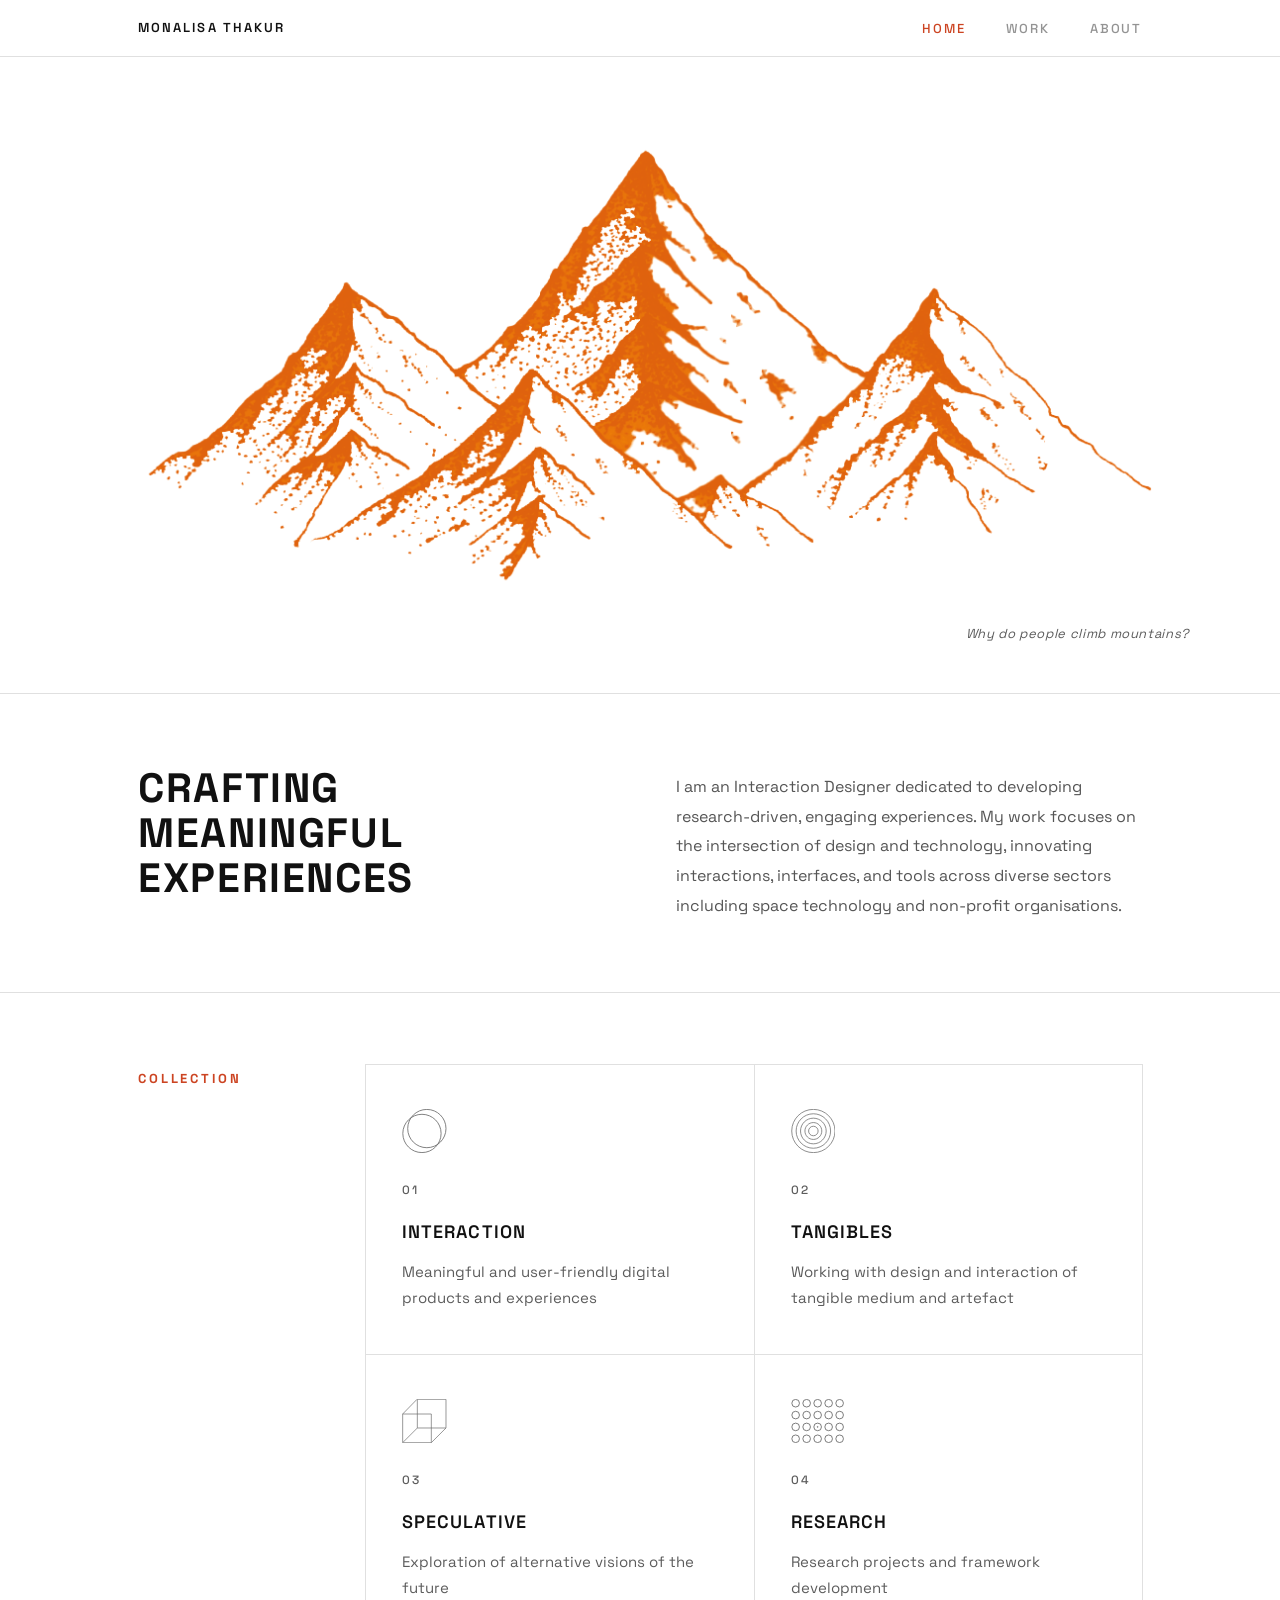
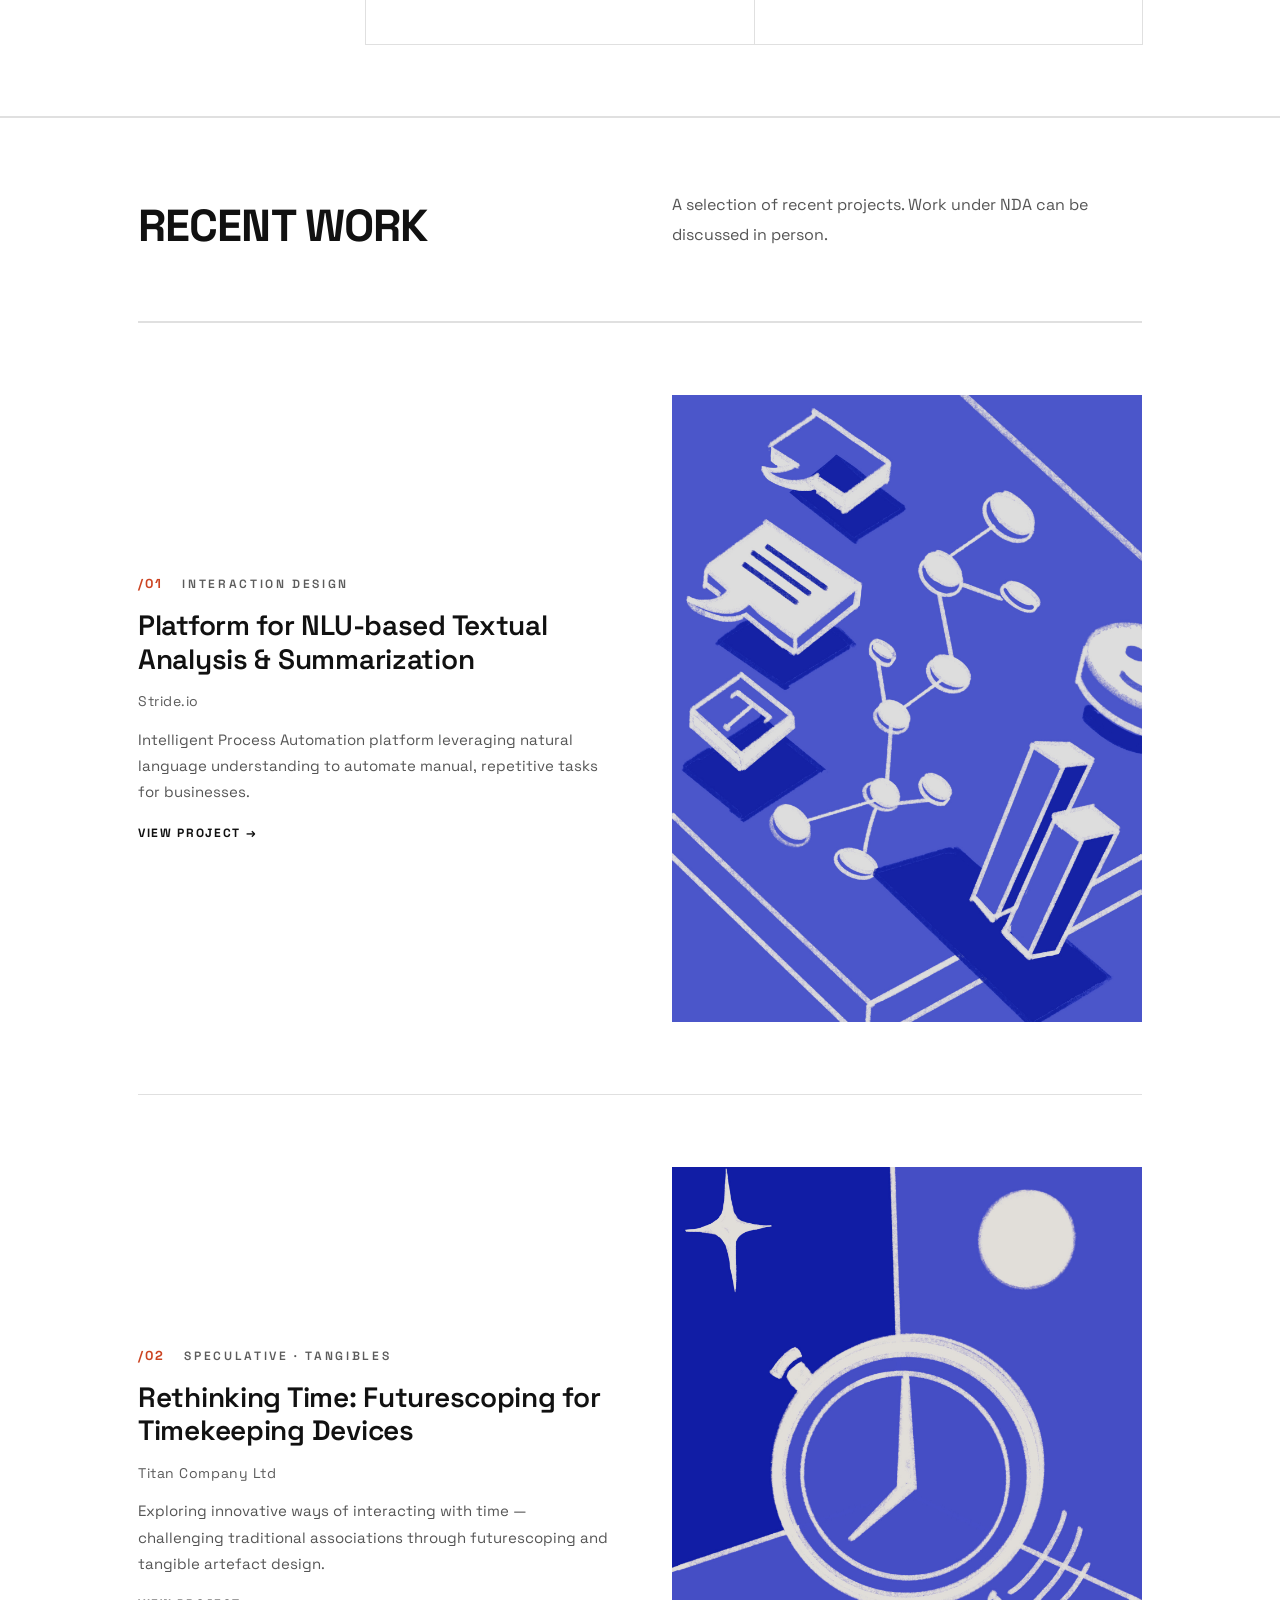
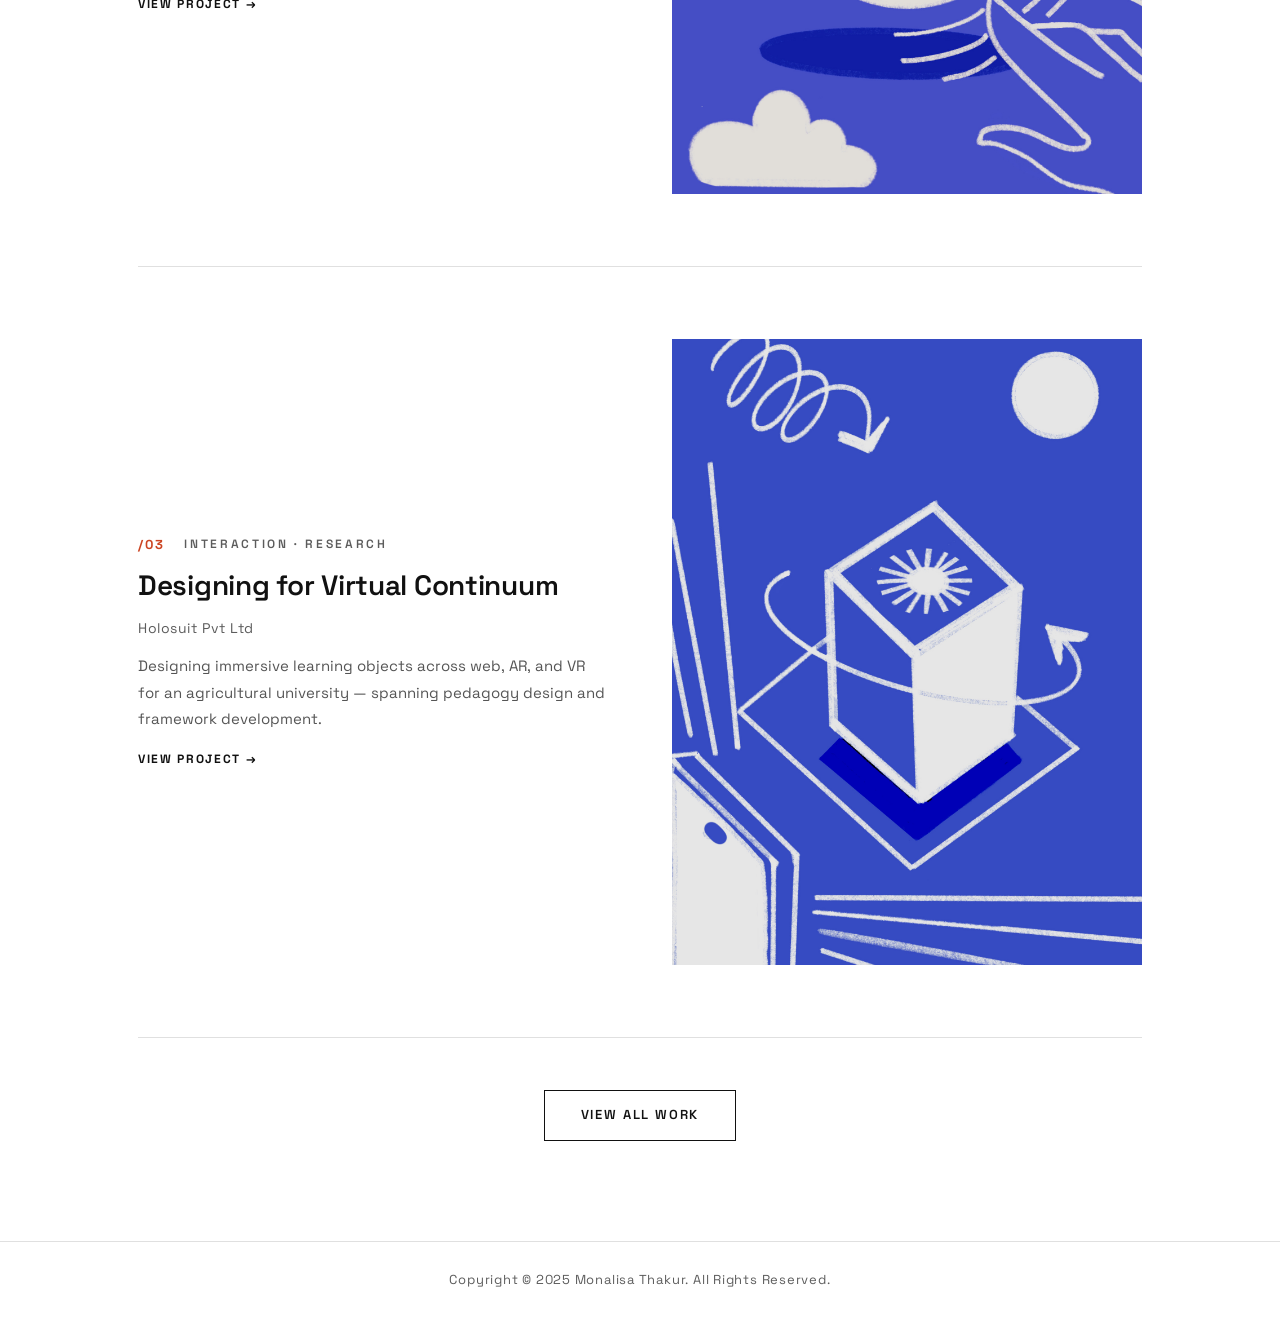
<file: index.html>
<!DOCTYPE html>
<html lang="en">
<head>
  <meta charset="UTF-8">
  <meta name="viewport" content="width=device-width, initial-scale=1.0">
  <title>Monalisa Thakur | Interaction Designer · UX Designer · Design Researcher</title>

  <!-- Primary SEO — keyword-rich for recruiter tools and ATS -->
  <meta name="description" content="Monalisa Thakur — Interaction Designer and UX Researcher with experience in product design, speculative design, AR/VR, and design research. Skilled in Figma, prototyping, user research, and design systems. Portfolio includes work for Titan Company, Holosuit, and Stride.io.">
  <meta name="keywords" content="Monalisa Thakur, Interaction Designer, UX Designer, Product Designer, UI UX Designer, UX Researcher, Design Researcher, Speculative Design, Tangible Interaction, Human-Centred Design, Design Thinking, User Research, Usability Testing, Prototyping, Wireframing, Figma, Design Systems, Information Architecture, AR Design, VR Design, XR Design, Immersive Design, HCI, Human-Computer Interaction, Design Portfolio India, Interaction Design Portfolio, NLU Product Design, EdTech Design, AgriTech Design, Space Technology Design">
  <meta name="author" content="Monalisa Thakur">
  <meta name="robots" content="index, follow">
  <meta name="googlebot" content="index, follow">
  <link rel="canonical" href="https://www.monalisathakur.com/">

  <!-- Open Graph — LinkedIn / recruiter sharing preview -->
  <meta property="og:type" content="profile">
  <meta property="og:url" content="https://www.monalisathakur.com/">
  <meta property="og:title" content="Monalisa Thakur | Interaction Designer · UX Designer">
  <meta property="og:description" content="Research-driven Interaction Designer specialising in UX, speculative design, and tangible interaction. Experience across Titan Company, Holosuit, and Stride.io.">
  <meta property="og:image" content="assets/images/portrait-monalisa.jpg">
  <meta property="og:image:width" content="800">
  <meta property="og:image:height" content="800">
  <meta property="og:site_name" content="Monalisa Thakur — Portfolio">
  <meta property="og:locale" content="en_US">
  <meta property="profile:first_name" content="Monalisa">
  <meta property="profile:last_name" content="Thakur">

  <!-- Twitter / X -->
  <meta name="twitter:card" content="summary_large_image">
  <meta name="twitter:title" content="Monalisa Thakur | Interaction Designer · UX Designer">
  <meta name="twitter:description" content="Research-driven Interaction Designer. Figma, prototyping, user research, AR/VR, and design systems.">
  <meta name="twitter:image" content="assets/images/portrait-monalisa.jpg">

  <!-- Schema.org — structured data read by Google, LinkedIn, and recruiter tools -->
  <script type="application/ld+json">
  {
    "@context": "https://schema.org",
    "@type": "Person",
    "name": "Monalisa Thakur",
    "jobTitle": "Interaction Designer",
    "alternateName": ["UX Designer", "Product Designer", "Design Researcher"],
    "description": "Interaction Designer and UX Researcher dedicated to developing research-driven, engaging experiences. Works across product design, speculative design, AR/VR, and design education.",
    "url": "https://www.monalisathakur.com",
    "email": "mona.work282@gmail.com",
    "image": "https://www.monalisathakur.com/assets/images/portrait-monalisa.jpg",
    "sameAs": [
      "https://www.linkedin.com/in/monalisa-thakur-71620056"
    ],
    "hasOccupation": {
      "@type": "Occupation",
      "name": "Interaction Designer",
      "occupationLocation": { "@type": "Country", "name": "India" },
      "skills": "Interaction Design, UX Design, Product Design, UI Design, User Research, Usability Testing, Wireframing, Prototyping, Figma, Design Systems, Information Architecture, Design Thinking, Human-Centred Design, Speculative Design, Tangible Interaction, AR Design, VR Design, XR Design, Workshop Facilitation, Design Research, Pedagogy Design"
    },
    "knowsAbout": [
      "Interaction Design", "UX Design", "Product Design",
      "User Experience Research", "Usability Testing",
      "Prototyping", "Wireframing", "Figma",
      "Design Systems", "Information Architecture",
      "Speculative Design", "Critical Design",
      "Tangible Interaction", "Physical Computing",
      "AR/VR/XR Design", "Immersive Experience Design",
      "Human-Computer Interaction", "Design Thinking",
      "Workshop Facilitation", "Design Education",
      "Space Technology Design", "EdTech Design",
      "AgriTech Design", "Non-profit Design"
    ],
    "hasCredential": {
      "@type": "EducationalOccupationalCredential",
      "credentialCategory": "degree",
      "about": { "@type": "DefinedTerm", "name": "Interaction Design" }
    }
  }
  </script>

  <!-- Portfolio ItemList — helps Google surface individual projects -->
  <script type="application/ld+json">
  {
    "@context": "https://schema.org",
    "@type": "ItemList",
    "name": "Monalisa Thakur — Design Portfolio",
    "description": "Selected interaction design and UX projects by Monalisa Thakur",
    "itemListElement": [
      {
        "@type": "ListItem", "position": 1,
        "url": "https://www.monalisathakur.com/project-nlu.html",
        "name": "NLU-based Textual Analysis Platform — UX Design for Stride.io"
      },
      {
        "@type": "ListItem", "position": 2,
        "url": "https://www.monalisathakur.com/project-rethinking-time.html",
        "name": "Rethinking Time — Speculative Design for Titan Company Ltd"
      },
      {
        "@type": "ListItem", "position": 3,
        "url": "https://www.monalisathakur.com/project-virtual-continuum.html",
        "name": "Designing for Virtual Continuum — AR/VR Interaction Design for Holosuit"
      },
      {
        "@type": "ListItem", "position": 4,
        "url": "https://www.monalisathakur.com/project-kairos.html",
        "name": "Kairos — Tangible Interaction Design"
      },
      {
        "@type": "ListItem", "position": 5,
        "url": "https://www.monalisathakur.com/project-avantika.html",
        "name": "Exploring Boundaries — Design Workshop at Avantika University"
      },
      {
        "@type": "ListItem", "position": 6,
        "url": "https://www.monalisathakur.com/project-nid-workshop.html",
        "name": "From Known to Unknown — Workshop at National Institute of Design"
      }
    ]
  }
  </script>
  <link rel="preconnect" href="https://fonts.googleapis.com">
  <link rel="preconnect" href="https://fonts.gstatic.com" crossorigin>
  <link href="https://fonts.googleapis.com/css2?family=Space+Grotesk:wght@300;400;500;600;700&display=swap" rel="stylesheet">
  <link rel="stylesheet" href="style.css">
</head>
<body>

  <header class="nav" id="nav">
    <div class="nav-inner">
      <a href="index.html" class="nav-logo">Monalisa Thakur</a>
      <button class="nav-toggle" id="navToggle" aria-label="Toggle navigation">
        <span></span><span></span><span></span>
      </button>
      <ul class="nav-links" id="navLinks">
        <li><a href="index.html" class="active">Home</a></li>
        <li><a href="work.html">Work</a></li>
        <li><a href="about.html">About</a></li>
      </ul>
    </div>
  </header>

  <main>

    <!-- ── Hero: illustration on white, no fill, no overlay ── -->
    <section class="hero">
      <div class="hero-image-wrap">
        <img
          class="hero-image"
          src="assets/images/hero-mountain.png"
          alt="Mountain illustration"
          fetchpriority="high"
        >
      </div>
      <div class="hero-tagline-row">
        <p class="hero-tagline">Why do people climb mountains?</p>
      </div>
    </section>

    <!-- ── Intro: heading left | paragraph right ── -->
    <section class="intro fade-in">
      <div class="intro-inner">
        <h1 class="intro-heading">Crafting<br>Meaningful<br>Experiences</h1>
        <p class="intro-text">
          I am an Interaction Designer dedicated to developing research-driven,
          engaging experiences. My work focuses on the intersection of design and
          technology, innovating interactions, interfaces, and tools across diverse
          sectors including space technology and non-profit organisations.
        </p>
      </div>
    </section>

    <!-- ── Collection: label left | 2×2 grid right ── -->
    <section class="collection-section fade-in">
      <div class="collection-inner">
        <p class="collection-label">Collection</p>
        <div class="collection-grid">
          <a href="work.html" class="collection-card">
            <div class="collection-card-icon">
              <svg preserveAspectRatio="xMidYMid meet" data-bbox="1 0.5 53 53" xmlns="http://www.w3.org/2000/svg" viewBox="0 0 55 54" height="54" width="55" role="presentation" aria-hidden="true"><g><path stroke="#000000" d="M48 30c0 12.979-10.521 23.5-23.5 23.5S1 42.979 1 30 11.521 6.5 24.5 6.5 48 17.021 48 30z" fill="none"></path><path stroke="#000000" d="M54 24c0 12.979-10.521 23.5-23.5 23.5S7 36.979 7 24 17.521.5 30.5.5 54 11.021 54 24z" fill="none"></path></g></svg>
            </div>
            <p class="collection-card-number">01</p>
            <h3 class="collection-card-title">Interaction</h3>
            <p class="collection-card-desc">Meaningful and user-friendly digital products and experiences</p>
          </a>
          <a href="work.html" class="collection-card">
            <div class="collection-card-icon">
              <svg preserveAspectRatio="xMidYMid meet" data-bbox="1 0.5 59 59" xmlns="http://www.w3.org/2000/svg" viewBox="0 0 61 60" height="60" width="61" role="presentation" aria-hidden="true"><g><path stroke="#000000" d="M54 30c0 12.979-10.521 23.5-23.5 23.5S7 42.979 7 30 17.521 6.5 30.5 6.5 54 17.021 54 30z" fill="none"></path><path stroke="#000000" d="M48 30c0 9.665-7.835 17.5-17.5 17.5S13 39.665 13 30s7.835-17.5 17.5-17.5S48 20.335 48 30z" fill="none"></path><path stroke="#000000" d="M42 30c0 6.351-5.149 11.5-11.5 11.5S19 36.351 19 30s5.149-11.5 11.5-11.5S42 23.649 42 30z" fill="none"></path><path stroke="#000000" d="M37 30a6.5 6.5 0 1 1-13 0 6.5 6.5 0 0 1 13 0z" fill="none"></path><path stroke="#000000" d="M60 30c0 16.292-13.208 29.5-29.5 29.5S1 46.292 1 30 14.208.5 30.5.5 60 13.708 60 30z" fill="none"></path></g></svg>
            </div>
            <p class="collection-card-number">02</p>
            <h3 class="collection-card-title">Tangibles</h3>
            <p class="collection-card-desc">Working with design and interaction of tangible medium and artefact</p>
          </a>
          <a href="work.html" class="collection-card">
            <div class="collection-card-icon">
              <svg preserveAspectRatio="xMidYMid meet" data-bbox="1 0.5 65 65" xmlns="http://www.w3.org/2000/svg" viewBox="0 0 67 66" height="66" width="67" role="presentation" aria-hidden="true"><g><path stroke="#000000" d="M44 22.5v43H1v-43h43z" fill="none"></path><path stroke="#000000" d="M66 .5v43H23V.5h43z" fill="none"></path><path stroke="#000000" d="M1 22.5 22.5.5" fill="none"></path><path stroke="#000000" d="m66 43.5-22 22" fill="none"></path><path stroke="#000000" d="M23 43.5 1.5 65" fill="none"></path></g></svg>
            </div>
            <p class="collection-card-number">03</p>
            <h3 class="collection-card-title">Speculative</h3>
            <p class="collection-card-desc">Exploration of alternative visions of the future</p>
          </a>
          <a href="work.html" class="collection-card">
            <div class="collection-card-icon">
              <svg preserveAspectRatio="xMidYMid meet" data-bbox="1 0.5 61 51" xmlns="http://www.w3.org/2000/svg" viewBox="0 0 63 52" height="52" width="63" role="presentation" aria-hidden="true"><g><path stroke="#000000" d="M10 5a4.5 4.5 0 1 1-9 0 4.5 4.5 0 0 1 9 0z" fill="none"></path><path stroke="#000000" d="M10 19a4.5 4.5 0 1 1-9 0 4.5 4.5 0 0 1 9 0z" fill="none"></path><path stroke="#000000" d="M10 33a4.5 4.5 0 1 1-9 0 4.5 4.5 0 0 1 9 0z" fill="none"></path><path stroke="#000000" d="M10 47a4.5 4.5 0 1 1-9 0 4.5 4.5 0 0 1 9 0z" fill="none"></path><path stroke="#000000" d="M23 5a4.5 4.5 0 1 1-9 0 4.5 4.5 0 0 1 9 0z" fill="none"></path><path stroke="#000000" d="M23 19a4.5 4.5 0 1 1-9 0 4.5 4.5 0 0 1 9 0z" fill="none"></path><path stroke="#000000" d="M23 33a4.5 4.5 0 1 1-9 0 4.5 4.5 0 0 1 9 0z" fill="none"></path><path stroke="#000000" d="M23 47a4.5 4.5 0 1 1-9 0 4.5 4.5 0 0 1 9 0z" fill="none"></path><path stroke="#000000" d="M36 5a4.5 4.5 0 1 1-9 0 4.5 4.5 0 0 1 9 0z" fill="none"></path><path stroke="#000000" d="M36 19a4.5 4.5 0 1 1-9 0 4.5 4.5 0 0 1 9 0z" fill="none"></path><path stroke="#000000" d="M36 33a4.5 4.5 0 1 1-9 0 4.5 4.5 0 0 1 9 0z" fill="none"></path><path stroke="#000000" d="M32 33a.5.5 0 1 1-1 0 .5.5 0 0 1 1 0z" fill="none"></path><path stroke="#000000" d="M36 47a4.5 4.5 0 1 1-9 0 4.5 4.5 0 0 1 9 0z" fill="none"></path><path stroke="#000000" d="M49 5a4.5 4.5 0 1 1-9 0 4.5 4.5 0 0 1 9 0z" fill="none"></path><path stroke="#000000" d="M49 19a4.5 4.5 0 1 1-9 0 4.5 4.5 0 0 1 9 0z" fill="none"></path><path stroke="#000000" d="M49 33a4.5 4.5 0 1 1-9 0 4.5 4.5 0 0 1 9 0z" fill="none"></path><path stroke="#000000" d="M49 47a4.5 4.5 0 1 1-9 0 4.5 4.5 0 0 1 9 0z" fill="none"></path><path stroke="#000000" d="M62 5a4.5 4.5 0 1 1-9 0 4.5 4.5 0 0 1 9 0z" fill="none"></path><path stroke="#000000" d="M62 19a4.5 4.5 0 1 1-9 0 4.5 4.5 0 0 1 9 0z" fill="none"></path><path stroke="#000000" d="M62 33a4.5 4.5 0 1 1-9 0 4.5 4.5 0 0 1 9 0z" fill="none"></path><path stroke="#000000" d="M62 47a4.5 4.5 0 1 1-9 0 4.5 4.5 0 0 1 9 0z" fill="none"></path></g></svg>
            </div>
            <p class="collection-card-number">04</p>
            <h3 class="collection-card-title">Research</h3>
            <p class="collection-card-desc">Research projects and framework development</p>
          </a>
        </div>
      </div>
    </section>

    <!-- ── Recent Work: editorial listing (same design as work.html) ── -->
    <section class="fade-in" style="border-top: 1px solid var(--border);">
      <div class="work-page-wrap" style="padding-top: 72px;">

        <div class="work-page-intro">
          <h2 class="work-page-title" style="font-size: clamp(28px, 3.5vw, 48px);">Recent Work</h2>
          <p class="work-page-desc">A selection of recent projects. Work under NDA can be discussed in person.</p>
        </div>

        <div class="work-listing">

          <a href="project-nlu.html" class="work-listing-row">
            <div class="work-listing-info">
              <div class="work-listing-header">
                <span class="work-listing-num">/01</span>
                <span class="work-listing-tag">Interaction Design</span>
              </div>
              <h2 class="work-listing-title">Platform for NLU-based Textual Analysis &amp; Summarization</h2>
              <p class="work-listing-client">Stride.io</p>
              <p class="work-listing-desc">Intelligent Process Automation platform leveraging natural language understanding to automate manual, repetitive tasks for businesses.</p>
              <span class="work-listing-link">View Project →</span>
            </div>
            <div class="work-listing-image">
              <img src="assets/images/project-01-nlu-platform.jpg" alt="NLU Platform" loading="lazy">
            </div>
          </a>

          <a href="project-rethinking-time.html" class="work-listing-row">
            <div class="work-listing-info">
              <div class="work-listing-header">
                <span class="work-listing-num">/02</span>
                <span class="work-listing-tag">Speculative · Tangibles</span>
              </div>
              <h2 class="work-listing-title">Rethinking Time: Futurescoping for Timekeeping Devices</h2>
              <p class="work-listing-client">Titan Company Ltd</p>
              <p class="work-listing-desc">Exploring innovative ways of interacting with time — challenging traditional associations through futurescoping and tangible artefact design.</p>
              <span class="work-listing-link">View Project →</span>
            </div>
            <div class="work-listing-image">
              <img src="assets/images/project-02-rethinking-time.jpg" alt="Rethinking Time" loading="lazy">
            </div>
          </a>

          <a href="project-virtual-continuum.html" class="work-listing-row">
            <div class="work-listing-info">
              <div class="work-listing-header">
                <span class="work-listing-num">/03</span>
                <span class="work-listing-tag">Interaction · Research</span>
              </div>
              <h2 class="work-listing-title">Designing for Virtual Continuum</h2>
              <p class="work-listing-client">Holosuit Pvt Ltd</p>
              <p class="work-listing-desc">Designing immersive learning objects across web, AR, and VR for an agricultural university — spanning pedagogy design and framework development.</p>
              <span class="work-listing-link">View Project →</span>
            </div>
            <div class="work-listing-image">
              <img src="assets/images/project-03-virtual-continuum.jpg" alt="Virtual Continuum" loading="lazy">
            </div>
          </a>

        </div>

        <div class="view-all-wrap">
          <a href="work.html" class="view-all-link">View All Work</a>
        </div>

      </div>
    </section>

  </main>

  <footer>
    <p>Copyright &#169; 2025 Monalisa Thakur. All Rights Reserved.</p>
  </footer>

  <script src="script.js"></script>
</body>
</html>
</file>
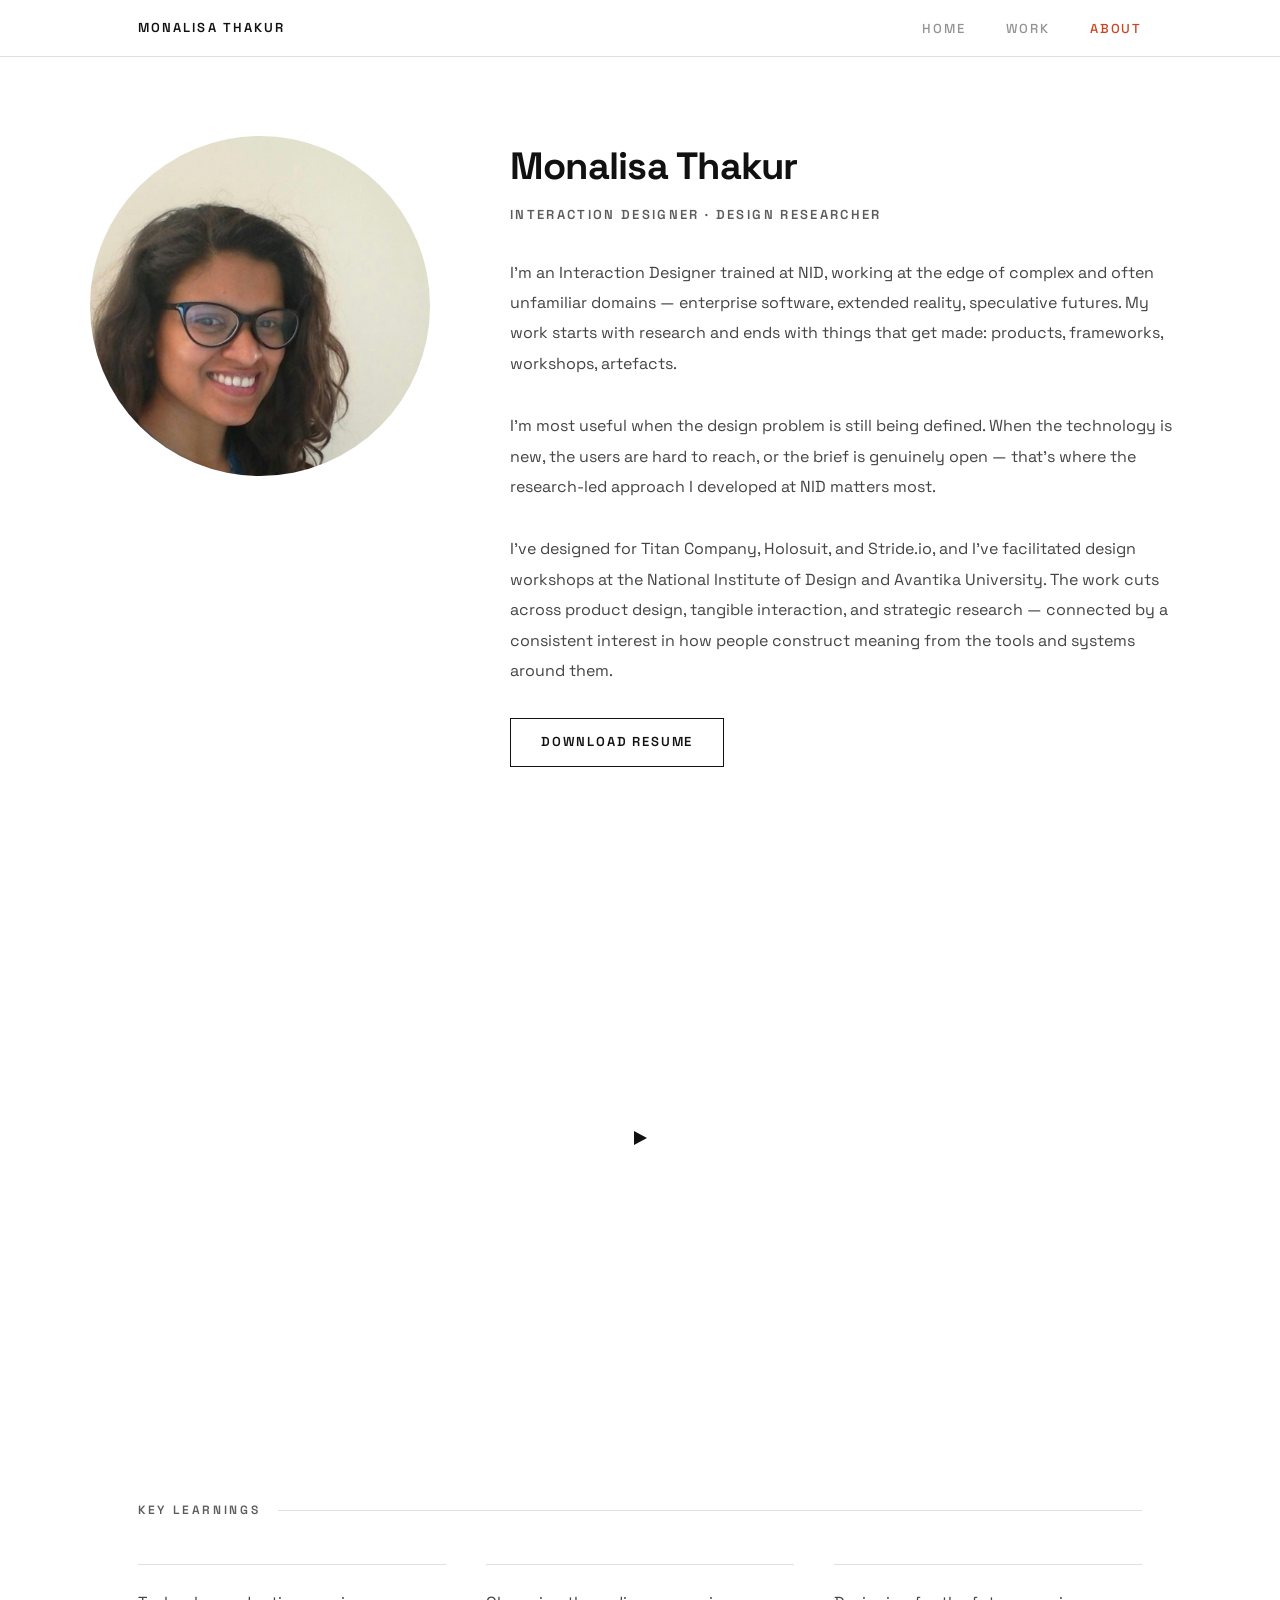
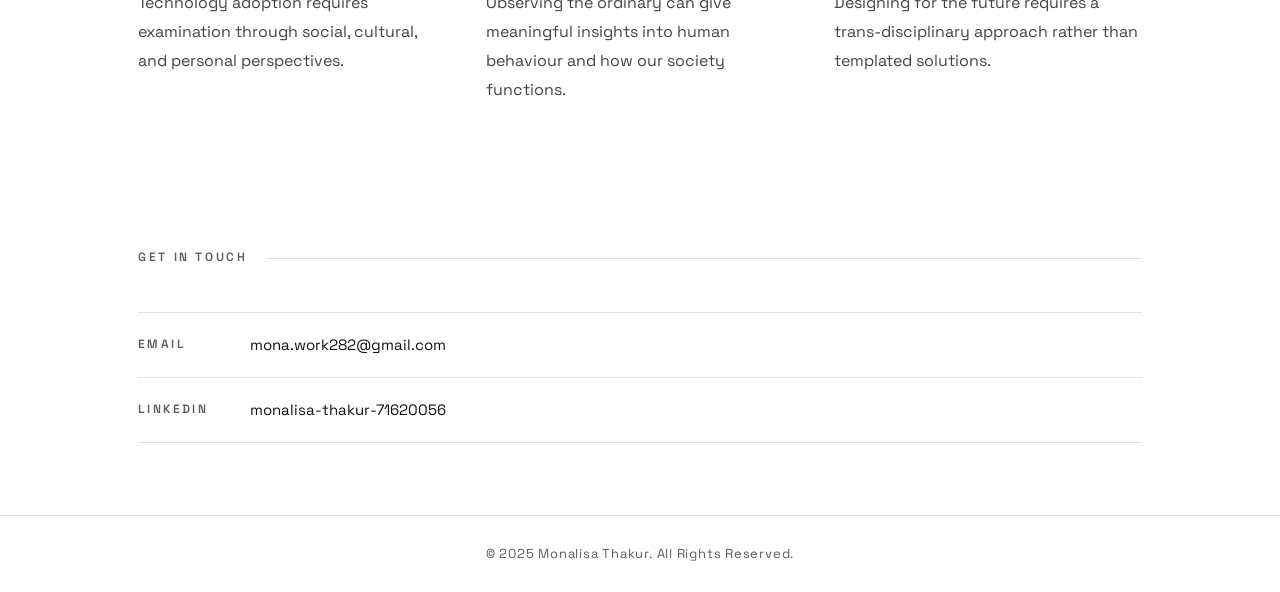
<file: about.html>
<!DOCTYPE html>
<html lang="en">
<head>
  <meta charset="UTF-8">
  <meta name="viewport" content="width=device-width, initial-scale=1.0">

  <!-- Primary SEO — about page, optimised for recruiter ATS and search tools -->
  <title>Monalisa Thakur — Interaction Designer | UX Designer | Design Researcher</title>
  <meta name="description" content="Monalisa Thakur is an Interaction Designer and UX Researcher skilled in Figma, prototyping, user research, design systems, and AR/VR design. She has delivered projects for Titan Company, Holosuit, and Stride.io across product design, speculative design, and design education.">
  <meta name="keywords" content="Monalisa Thakur, Interaction Designer, UX Designer, Product Designer, UI UX Designer, UX Researcher, Figma, Prototyping, Wireframing, User Research, Usability Testing, Design Systems, Information Architecture, Design Thinking, Human-Centred Design, Speculative Design, Critical Design, Tangible Interaction, AR Design, VR Design, XR Design, Immersive Design, HCI, Design Research, Workshop Facilitation, Design Education, NID, National Institute of Design, Avantika University, Space Technology Design, EdTech, AgriTech">
  <meta name="author" content="Monalisa Thakur">
  <meta name="robots" content="index, follow">
  <meta name="googlebot" content="index, follow">
  <link rel="canonical" href="https://www.monalisathakur.com/about">

  <!-- Open Graph — LinkedIn recruiter preview -->
  <meta property="og:type" content="profile">
  <meta property="og:url" content="https://www.monalisathakur.com/about">
  <meta property="og:title" content="Monalisa Thakur — Interaction Designer | UX Designer">
  <meta property="og:description" content="Interaction Designer skilled in Figma, prototyping, user research, AR/VR, and design systems. Projects for Titan Company, Holosuit, and Stride.io.">
  <meta property="og:image" content="https://www.monalisathakur.com/assets/images/portrait-monalisa.jpg">
  <meta property="og:image:width" content="800">
  <meta property="og:image:height" content="800">
  <meta property="og:site_name" content="Monalisa Thakur — Portfolio">
  <meta property="og:locale" content="en_US">
  <meta property="profile:first_name" content="Monalisa">
  <meta property="profile:last_name" content="Thakur">

  <!-- Twitter / X -->
  <meta name="twitter:card" content="summary_large_image">
  <meta name="twitter:title" content="Monalisa Thakur — Interaction Designer | UX Designer">
  <meta name="twitter:description" content="Interaction Designer. Figma · Prototyping · User Research · AR/VR · Design Systems · Speculative Design.">
  <meta name="twitter:image" content="https://www.monalisathakur.com/assets/images/portrait-monalisa.jpg">

  <!-- Schema.org Person — primary signal for Google Knowledge Graph and recruiter tools -->
  <script type="application/ld+json">
  {
    "@context": "https://schema.org",
    "@type": "Person",
    "name": "Monalisa Thakur",
    "givenName": "Monalisa",
    "familyName": "Thakur",
    "jobTitle": "Interaction Designer",
    "alternateName": ["UX Designer", "Product Designer", "Design Researcher", "UI UX Designer"],
    "description": "Interaction Designer and UX Researcher dedicated to developing research-driven, engaging experiences at the intersection of design and technology. Works across product design, speculative design, AR/VR interaction design, and design education.",
    "url": "https://www.monalisathakur.com",
    "email": "mona.work282@gmail.com",
    "image": "https://www.monalisathakur.com/assets/images/portrait-monalisa.jpg",
    "sameAs": [
      "https://www.linkedin.com/in/monalisa-thakur-71620056",
      "https://www.monalisathakur.com"
    ],
    "hasOccupation": {
      "@type": "Occupation",
      "name": "Interaction Designer",
      "occupationLocation": { "@type": "Country", "name": "India" },
      "responsibilities": "UX Design, Interaction Design, User Research, Prototyping, Wireframing, Design Systems, Information Architecture, Speculative Design, AR/VR Experience Design, Workshop Facilitation",
      "skills": "Figma, Prototyping, Wireframing, User Research, Usability Testing, Design Systems, Information Architecture, Design Thinking, Human-Centred Design, Speculative Design, Critical Design, Tangible Interaction Design, AR Design, VR Design, XR Design, Immersive Experience Design, HCI, Workshop Facilitation, Pedagogy Design, Design Research Methods"
    },
    "knowsAbout": [
      "Interaction Design", "UX Design", "Product Design", "UI Design",
      "User Research", "Usability Testing", "Contextual Inquiry",
      "Prototyping", "Wireframing", "Figma",
      "Design Systems", "Information Architecture", "Visual Design",
      "Design Thinking", "Human-Centred Design",
      "Speculative Design", "Critical Design", "Discursive Design",
      "Tangible Interaction", "Physical Computing",
      "AR Design", "VR Design", "XR Design", "Immersive Experience Design",
      "Human-Computer Interaction",
      "Workshop Facilitation", "Design Education",
      "Design Research", "Trans-disciplinary Design",
      "Space Technology Design", "EdTech", "AgriTech", "Non-profit Design"
    ],
    "worksFor": [
      { "@type": "Organization", "name": "Holosuit Pvt Ltd" },
      { "@type": "Organization", "name": "Titan Company Ltd" },
      { "@type": "Organization", "name": "Stride.io" }
    ],
    "alumniOf": [
      { "@type": "EducationalOrganization", "name": "National Institute of Design" }
    ]
  }
  </script>

  <!-- Fonts & Styles -->
  <link rel="preconnect" href="https://fonts.googleapis.com">
  <link rel="preconnect" href="https://fonts.gstatic.com" crossorigin>
  <link href="https://fonts.googleapis.com/css2?family=Space+Grotesk:wght@300;400;500;600;700&display=swap" rel="stylesheet">
  <link rel="stylesheet" href="style.css">
</head>
<body>

  <header class="nav" id="nav">
    <div class="nav-inner">
      <a href="index.html" class="nav-logo">Monalisa Thakur</a>
      <button class="nav-toggle" id="navToggle" aria-label="Toggle navigation">
        <span></span><span></span><span></span>
      </button>
      <ul class="nav-links" id="navLinks">
        <li><a href="index.html">Home</a></li>
        <li><a href="index.html#work">Work</a></li>
        <li><a href="about.html" class="active">About</a></li>
      </ul>
    </div>
  </header>

  <main>

    <!-- ── About Hero ── -->
    <section class="about-hero" aria-label="About Monalisa Thakur">
      <div class="about-hero-inner">

        <div class="about-hero-image-col">
          <img
            class="about-portrait"
            src="assets/images/portrait-monalisa.jpg"
            alt="Monalisa Thakur — Interaction Designer"
            fetchpriority="high"
          >
        </div>

        <div class="about-hero-text-col">
          <h1 class="about-title">Monalisa Thakur</h1>
          <p class="about-role">Interaction Designer · Design Researcher</p>
          <p class="about-bio">
            I'm an Interaction Designer trained at NID, working at the edge of complex and
            often unfamiliar domains — enterprise software, extended reality, speculative futures.
            My work starts with research and ends with things that get made: products,
            frameworks, workshops, artefacts.
          </p>
          <p class="about-bio">
            I'm most useful when the design problem is still being defined. When the
            technology is new, the users are hard to reach, or the brief is genuinely open —
            that's where the research-led approach I developed at NID matters most.
          </p>
          <p class="about-bio">
            I've designed for Titan Company, Holosuit, and Stride.io, and I've facilitated
            design workshops at the National Institute of Design and Avantika University.
            The work cuts across product design, tangible interaction, and strategic research —
            connected by a consistent interest in how people construct meaning from the tools
            and systems around them.
          </p>
          <a href="assets/resume.pdf" class="resume-btn" target="_blank" rel="noopener">Download Resume</a>
        </div>

      </div>
    </section>

    <!-- ── Landscape image ── -->
    <div class="about-landscape" id="videoWrap">
      <video
        class="about-landscape-video"
        id="landscapeVideo"
        src="assets/videos/file.mp4"
        playsinline
        preload="auto"
        aria-label="Landscape video"
      ></video>
      <div class="play-hint" id="playHint" aria-hidden="true">
        <svg width="20" height="20" viewBox="0 0 20 20" fill="currentColor"><path d="M4 3l13 7-13 7V3z"/></svg>
      </div>
    </div>

    <!-- ── Key Learnings ── -->
    <section class="section" aria-label="Key learnings and philosophy">
      <h2 class="section-label">Key Learnings</h2>
      <div class="philosophy-grid">

        <div class="philosophy-item">
          <p class="philosophy-text">
            Technology adoption requires examination through social, cultural,
            and personal perspectives.
          </p>
        </div>

        <div class="philosophy-item">
          <p class="philosophy-text">
            Observing the ordinary can give meaningful insights into human
            behaviour and how our society functions.
          </p>
        </div>

        <div class="philosophy-item">
          <p class="philosophy-text">
            Designing for the future requires a trans-disciplinary approach
            rather than templated solutions.
          </p>
        </div>

      </div>
    </section>

    <!-- ── Contact ── -->
    <section class="section" aria-label="Contact information">
      <h2 class="section-label">Get in Touch</h2>
      <div class="contact-links">

        <a href="mailto:mona.work282@gmail.com" class="contact-link">
          <span class="contact-link-label">Email</span>
          <span class="contact-link-value">mona.work282@gmail.com</span>
        </a>

        <a
          href="https://www.linkedin.com/in/monalisa-thakur-71620056"
          target="_blank"
          rel="noopener noreferrer"
          class="contact-link"
        >
          <span class="contact-link-label">LinkedIn</span>
          <span class="contact-link-value">monalisa-thakur-71620056</span>
        </a>

      </div>
    </section>

  </main>

  <footer>
    <p>&#169; 2025 Monalisa Thakur. All Rights Reserved.</p>
  </footer>

  <script src="script.js"></script>
</body>
</html>
</file>
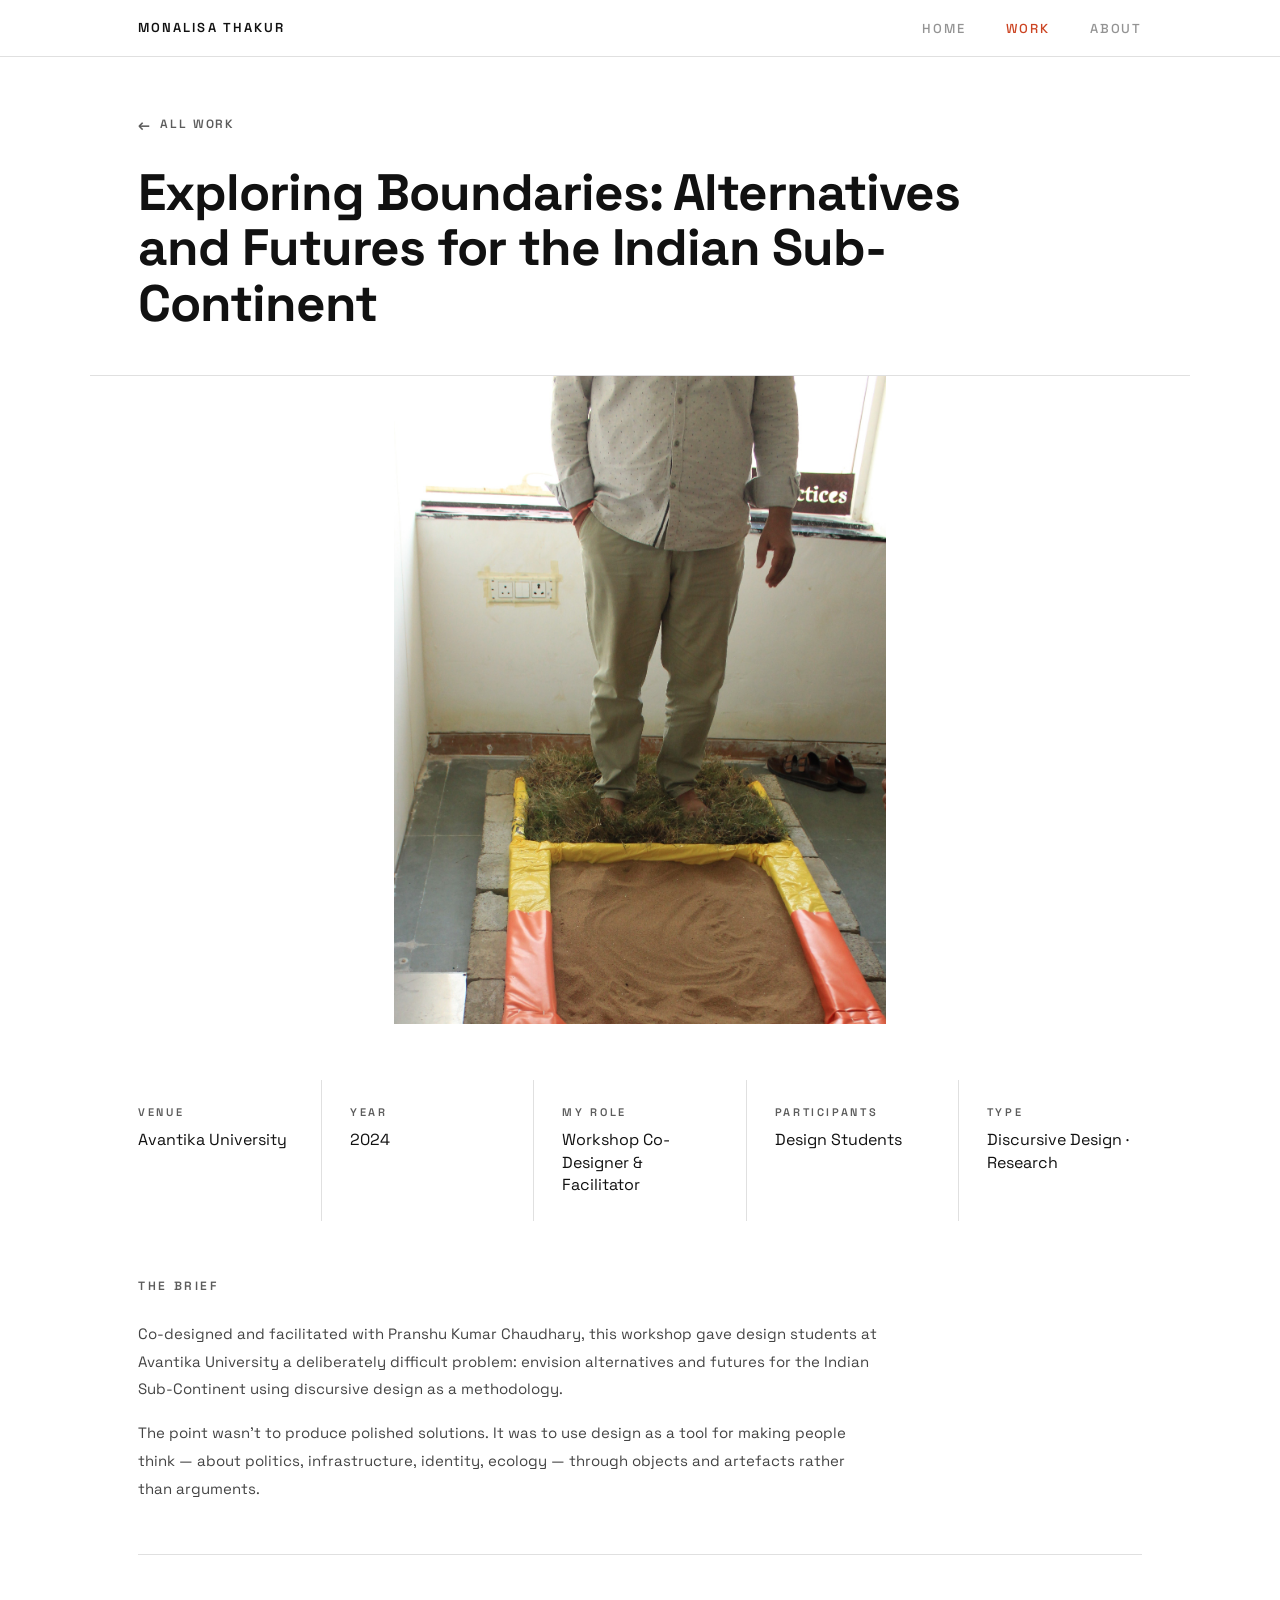
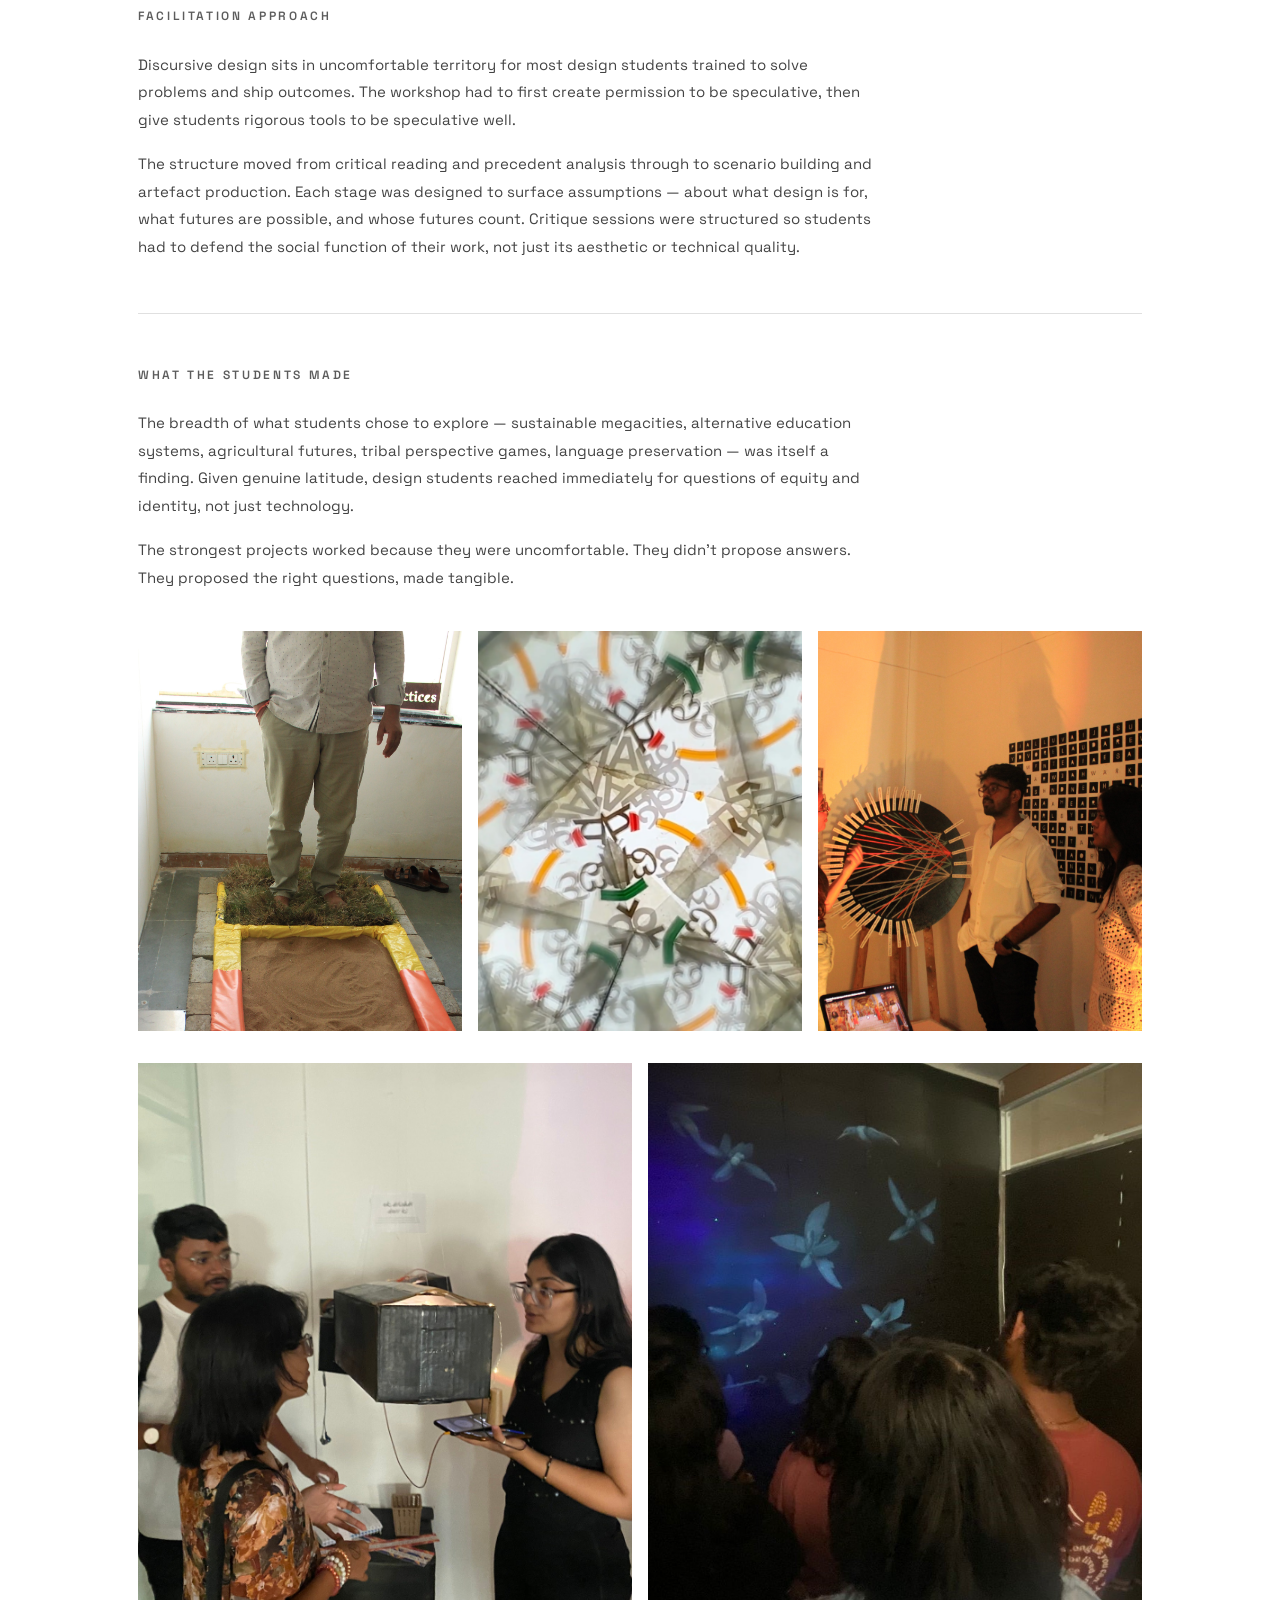
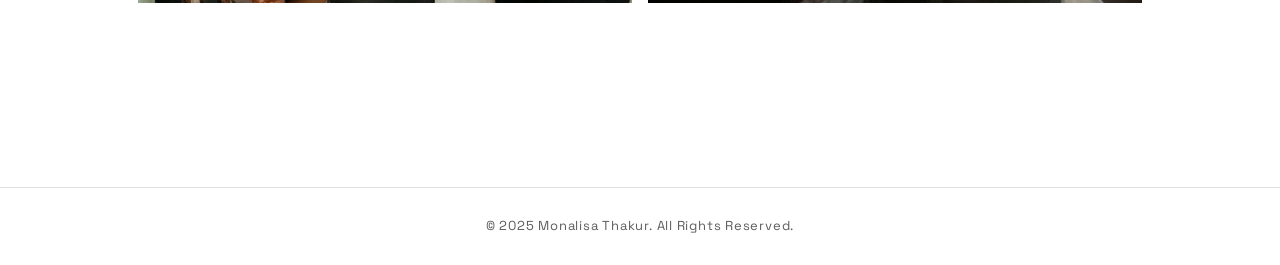
<file: project-avantika.html>
<!DOCTYPE html>
<html lang="en">
<head>
  <meta charset="UTF-8">
  <meta name="viewport" content="width=device-width, initial-scale=1.0">
  <title>Exploring Boundaries: Workshop at Avantika University — Monalisa Thakur</title>
  <meta name="description" content="A discursive design workshop co-facilitated at Avantika University, engaging students in envisioning alternatives and futures for the Indian Sub-Continent.">
  <link rel="preconnect" href="https://fonts.googleapis.com">
  <link rel="preconnect" href="https://fonts.gstatic.com" crossorigin>
  <link href="https://fonts.googleapis.com/css2?family=Space+Grotesk:wght@300;400;500;600;700&display=swap" rel="stylesheet">
  <link rel="stylesheet" href="style.css">
</head>
<body>

  <header class="nav" id="nav">
    <div class="nav-inner">
      <a href="index.html" class="nav-logo">Monalisa Thakur</a>
      <button class="nav-toggle" id="navToggle" aria-label="Toggle navigation">
        <span></span><span></span><span></span>
      </button>
      <ul class="nav-links" id="navLinks">
        <li><a href="index.html">Home</a></li>
        <li><a href="work.html" class="active">Work</a></li>
        <li><a href="about.html">About</a></li>
      </ul>
    </div>
  </header>

  <main>
    <div class="project-page-wrap">

      <div class="project-header">
        <a href="work.html" class="project-back">All Work</a>
        <h1 class="project-title">Exploring Boundaries: Alternatives and Futures for the Indian Sub-Continent</h1>
      </div>

      <div class="proj-featured-image">
        <img src="assets/images/avantika-1.jpeg" alt="Exploring Boundaries — Avantika University workshop">
      </div>

      <div class="project-meta">
        <div class="meta-item">
          <p class="meta-label">Venue</p>
          <p class="meta-value">Avantika University</p>
        </div>
        <div class="meta-item">
          <p class="meta-label">Year</p>
          <p class="meta-value">2024</p>
        </div>
        <div class="meta-item">
          <p class="meta-label">My Role</p>
          <p class="meta-value">Workshop Co-Designer &amp; Facilitator</p>
        </div>
        <div class="meta-item">
          <p class="meta-label">Participants</p>
          <p class="meta-value">Design Students</p>
        </div>
        <div class="meta-item">
          <p class="meta-label">Type</p>
          <p class="meta-value">Discursive Design · Research</p>
        </div>
      </div>

      <div class="project-body">

        <div class="proj-section" style="padding-top: 56px;">
          <p class="proj-section-label">The Brief</p>
          <p class="proj-text">
            Co-designed and facilitated with Pranshu Kumar Chaudhary, this workshop gave
            design students at Avantika University a deliberately difficult problem: envision
            alternatives and futures for the Indian Sub-Continent using discursive design
            as a methodology.
          </p>
          <p class="proj-text">
            The point wasn't to produce polished solutions. It was to use design as a tool
            for making people think — about politics, infrastructure, identity, ecology —
            through objects and artefacts rather than arguments.
          </p>
        </div>

        <!-- Facilitation approach -->
        <div class="proj-section">
          <p class="proj-section-label">Facilitation Approach</p>
          <p class="proj-text">
            Discursive design sits in uncomfortable territory for most design students trained
            to solve problems and ship outcomes. The workshop had to first create permission
            to be speculative, then give students rigorous tools to be speculative well.
          </p>
          <p class="proj-text">
            The structure moved from critical reading and precedent analysis through to
            scenario building and artefact production. Each stage was designed to surface
            assumptions — about what design is for, what futures are possible, and whose
            futures count. Critique sessions were structured so students had to defend the
            social function of their work, not just its aesthetic or technical quality.
          </p>
        </div>

        <!-- Student Projects -->
        <div class="proj-section">
          <p class="proj-section-label">What the Students Made</p>
          <p class="proj-text">
            The breadth of what students chose to explore — sustainable megacities, alternative
            education systems, agricultural futures, tribal perspective games, language
            preservation — was itself a finding. Given genuine latitude, design students
            reached immediately for questions of equity and identity, not just technology.
          </p>
          <p class="proj-text">
            The strongest projects worked because they were uncomfortable. They didn't propose
            answers. They proposed the right questions, made tangible.
          </p>
          <div class="img-row cols-3" style="margin-top: 40px;">
            <img src="assets/images/avantika-1.jpeg" alt="Student project — Avantika workshop">
            <img src="assets/images/avantika-2.jpeg" alt="Student project — Avantika workshop">
            <img src="assets/images/avantika-3.jpeg" alt="Student project — Avantika workshop">
          </div>
          <div class="img-row cols-2" style="margin-top: 16px;">
            <img src="assets/images/avantika-4.jpeg" alt="Workshop in progress">
            <img src="assets/images/avantika-5.jpeg" alt="Workshop outcomes">
          </div>
        </div>

      </div>
    </div>
  </main>

  <footer>
    <p>&#169; 2025 Monalisa Thakur. All Rights Reserved.</p>
  </footer>

  <script src="script.js"></script>
</body>
</html>
</file>
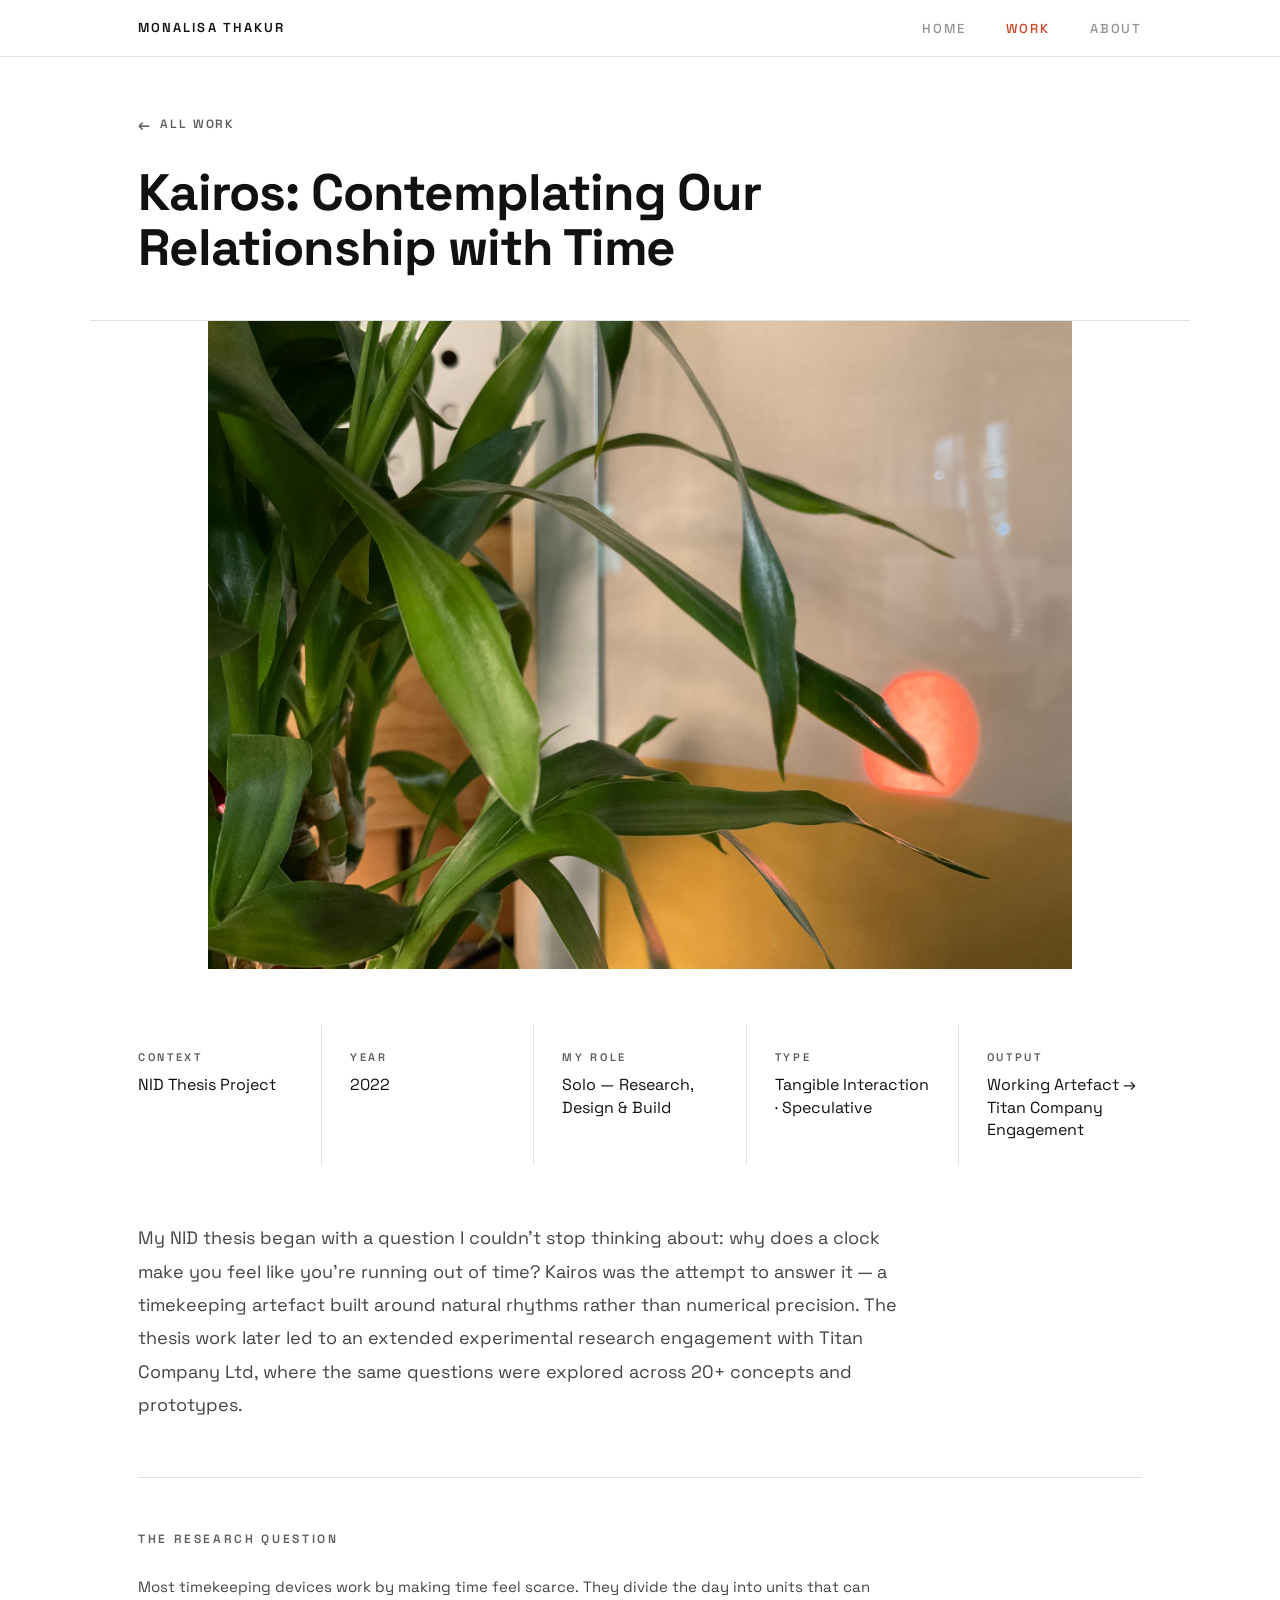
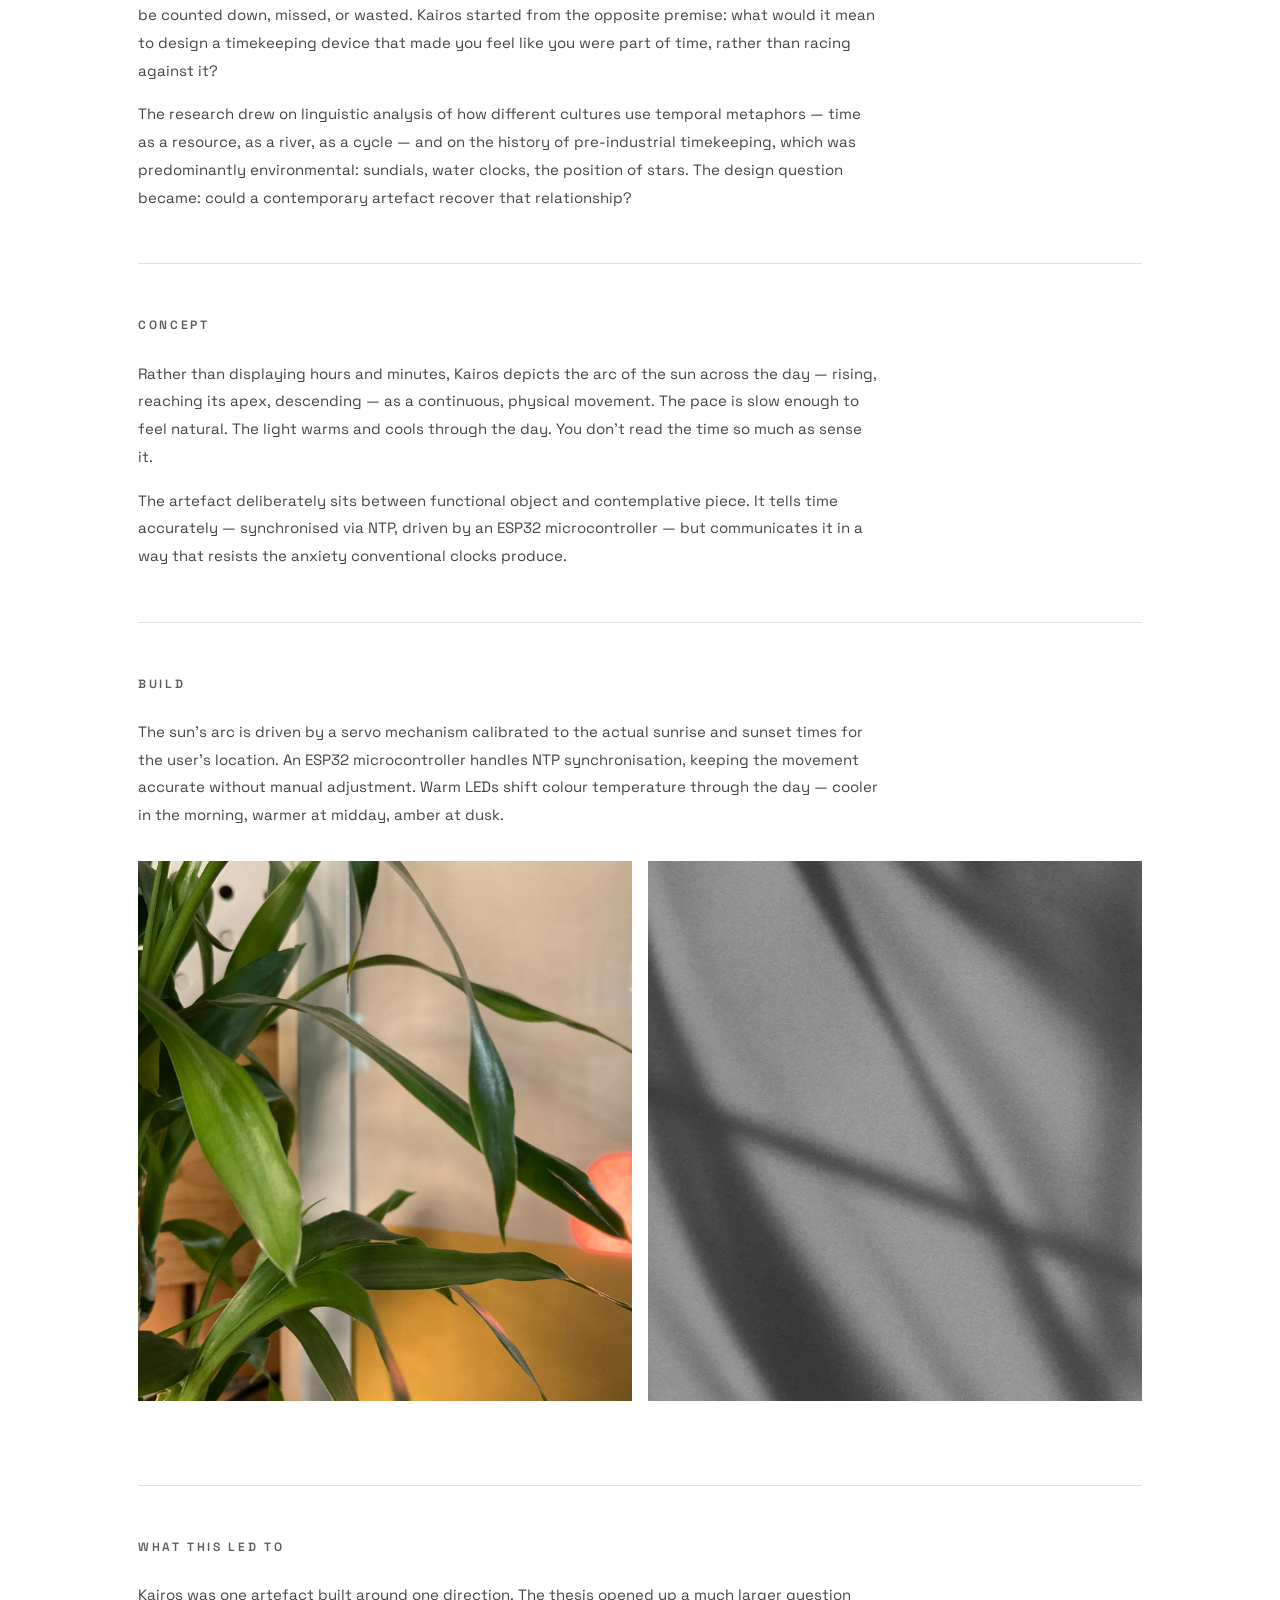
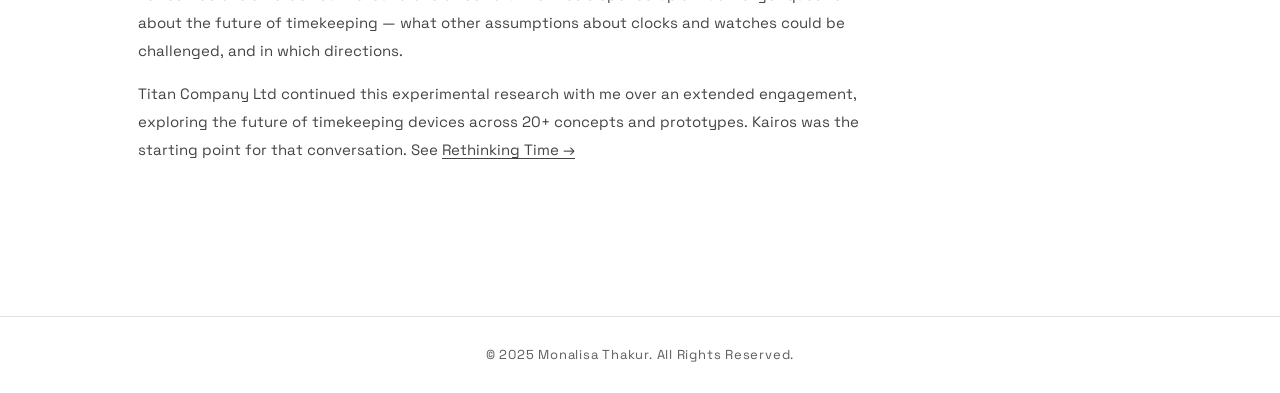
<file: project-kairos.html>
<!DOCTYPE html>
<html lang="en">
<head>
  <meta charset="UTF-8">
  <meta name="viewport" content="width=device-width, initial-scale=1.0">
  <title>Kairos: Contemplating Our Relationship with Time — Monalisa Thakur</title>
  <meta name="description" content="NID thesis project — a tangible sun-arc timekeeping artefact exploring ambient, non-numerical approaches to time. Led to an extended experimental research engagement with Titan Company Ltd.">
  <link rel="preconnect" href="https://fonts.googleapis.com">
  <link rel="preconnect" href="https://fonts.gstatic.com" crossorigin>
  <link href="https://fonts.googleapis.com/css2?family=Space+Grotesk:wght@300;400;500;600;700&display=swap" rel="stylesheet">
  <link rel="stylesheet" href="style.css">
</head>
<body>

  <header class="nav" id="nav">
    <div class="nav-inner">
      <a href="index.html" class="nav-logo">Monalisa Thakur</a>
      <button class="nav-toggle" id="navToggle" aria-label="Toggle navigation">
        <span></span><span></span><span></span>
      </button>
      <ul class="nav-links" id="navLinks">
        <li><a href="index.html">Home</a></li>
        <li><a href="work.html" class="active">Work</a></li>
        <li><a href="about.html">About</a></li>
      </ul>
    </div>
  </header>

  <main>
    <div class="project-page-wrap">

      <div class="project-header">
        <a href="work.html" class="project-back">All Work</a>
        <h1 class="project-title">Kairos: Contemplating Our Relationship with Time</h1>
      </div>

      <div class="proj-featured-image">
        <img src="assets/images/kairos-1.jpg" alt="Kairos artefact">
      </div>

      <div class="project-meta">
        <div class="meta-item">
          <p class="meta-label">Context</p>
          <p class="meta-value">NID Thesis Project</p>
        </div>
        <div class="meta-item">
          <p class="meta-label">Year</p>
          <p class="meta-value">2022</p>
        </div>
        <div class="meta-item">
          <p class="meta-label">My Role</p>
          <p class="meta-value">Solo — Research, Design &amp; Build</p>
        </div>
        <div class="meta-item">
          <p class="meta-label">Type</p>
          <p class="meta-value">Tangible Interaction · Speculative</p>
        </div>
        <div class="meta-item">
          <p class="meta-label">Output</p>
          <p class="meta-value">Working Artefact → Titan Company Engagement</p>
        </div>
      </div>

      <div class="project-body">

        <div class="project-intro-row">
          <div>
            <p class="project-intro-text">
              My NID thesis began with a question I couldn't stop thinking about: why does a
              clock make you feel like you're running out of time? Kairos was the attempt to
              answer it — a timekeeping artefact built around natural rhythms rather than
              numerical precision. The thesis work later led to an extended experimental
              research engagement with Titan Company Ltd, where the same questions were
              explored across 20+ concepts and prototypes.
            </p>
          </div>
        </div>

        <!-- The research question -->
        <div class="proj-section">
          <p class="proj-section-label">The Research Question</p>
          <p class="proj-text">
            Most timekeeping devices work by making time feel scarce. They divide the day into
            units that can be counted down, missed, or wasted. Kairos started from the opposite
            premise: what would it mean to design a timekeeping device that made you feel like
            you were part of time, rather than racing against it?
          </p>
          <p class="proj-text">
            The research drew on linguistic analysis of how different cultures use temporal
            metaphors — time as a resource, as a river, as a cycle — and on the history of
            pre-industrial timekeeping, which was predominantly environmental: sundials, water
            clocks, the position of stars. The design question became: could a contemporary
            artefact recover that relationship?
          </p>
        </div>

        <!-- Concept -->
        <div class="proj-section">
          <p class="proj-section-label">Concept</p>
          <p class="proj-text">
            Rather than displaying hours and minutes, Kairos depicts the arc of the sun across
            the day — rising, reaching its apex, descending — as a continuous, physical movement.
            The pace is slow enough to feel natural. The light warms and cools through the day.
            You don't read the time so much as sense it.
          </p>
          <p class="proj-text">
            The artefact deliberately sits between functional object and contemplative piece.
            It tells time accurately — synchronised via NTP, driven by an ESP32 microcontroller —
            but communicates it in a way that resists the anxiety conventional clocks produce.
          </p>
        </div>

        <!-- Technical Implementation -->
        <div class="proj-section">
          <p class="proj-section-label">Build</p>
          <p class="proj-text">
            The sun's arc is driven by a servo mechanism calibrated to the actual sunrise and
            sunset times for the user's location. An ESP32 microcontroller handles NTP
            synchronisation, keeping the movement accurate without manual adjustment. Warm
            LEDs shift colour temperature through the day — cooler in the morning, warmer
            at midday, amber at dusk.
          </p>
          <div class="img-row cols-2" style="margin-top: 32px;">
            <img src="assets/images/kairos-1.jpg" alt="Kairos artefact — front view">
            <img src="assets/images/kairos-2.jpg" alt="Kairos artefact — detail">
          </div>
        </div>

        <!-- What came next -->
        <div class="proj-section" style="border-bottom: none;">
          <p class="proj-section-label">What This Led To</p>
          <p class="proj-text">
            Kairos was one artefact built around one direction. The thesis opened up
            a much larger question about the future of timekeeping — what other assumptions
            about clocks and watches could be challenged, and in which directions.
          </p>
          <p class="proj-text">
            Titan Company Ltd continued this experimental research with me over an extended
            engagement, exploring the future of timekeeping devices across 20+ concepts and
            prototypes. Kairos was the starting point for that conversation.
            See <a href="project-rethinking-time.html" style="text-decoration:underline;text-underline-offset:3px;">Rethinking Time →</a>
          </p>
        </div>

      </div>
    </div>
  </main>

  <footer>
    <p>&#169; 2025 Monalisa Thakur. All Rights Reserved.</p>
  </footer>

  <script src="script.js"></script>
</body>
</html>
</file>
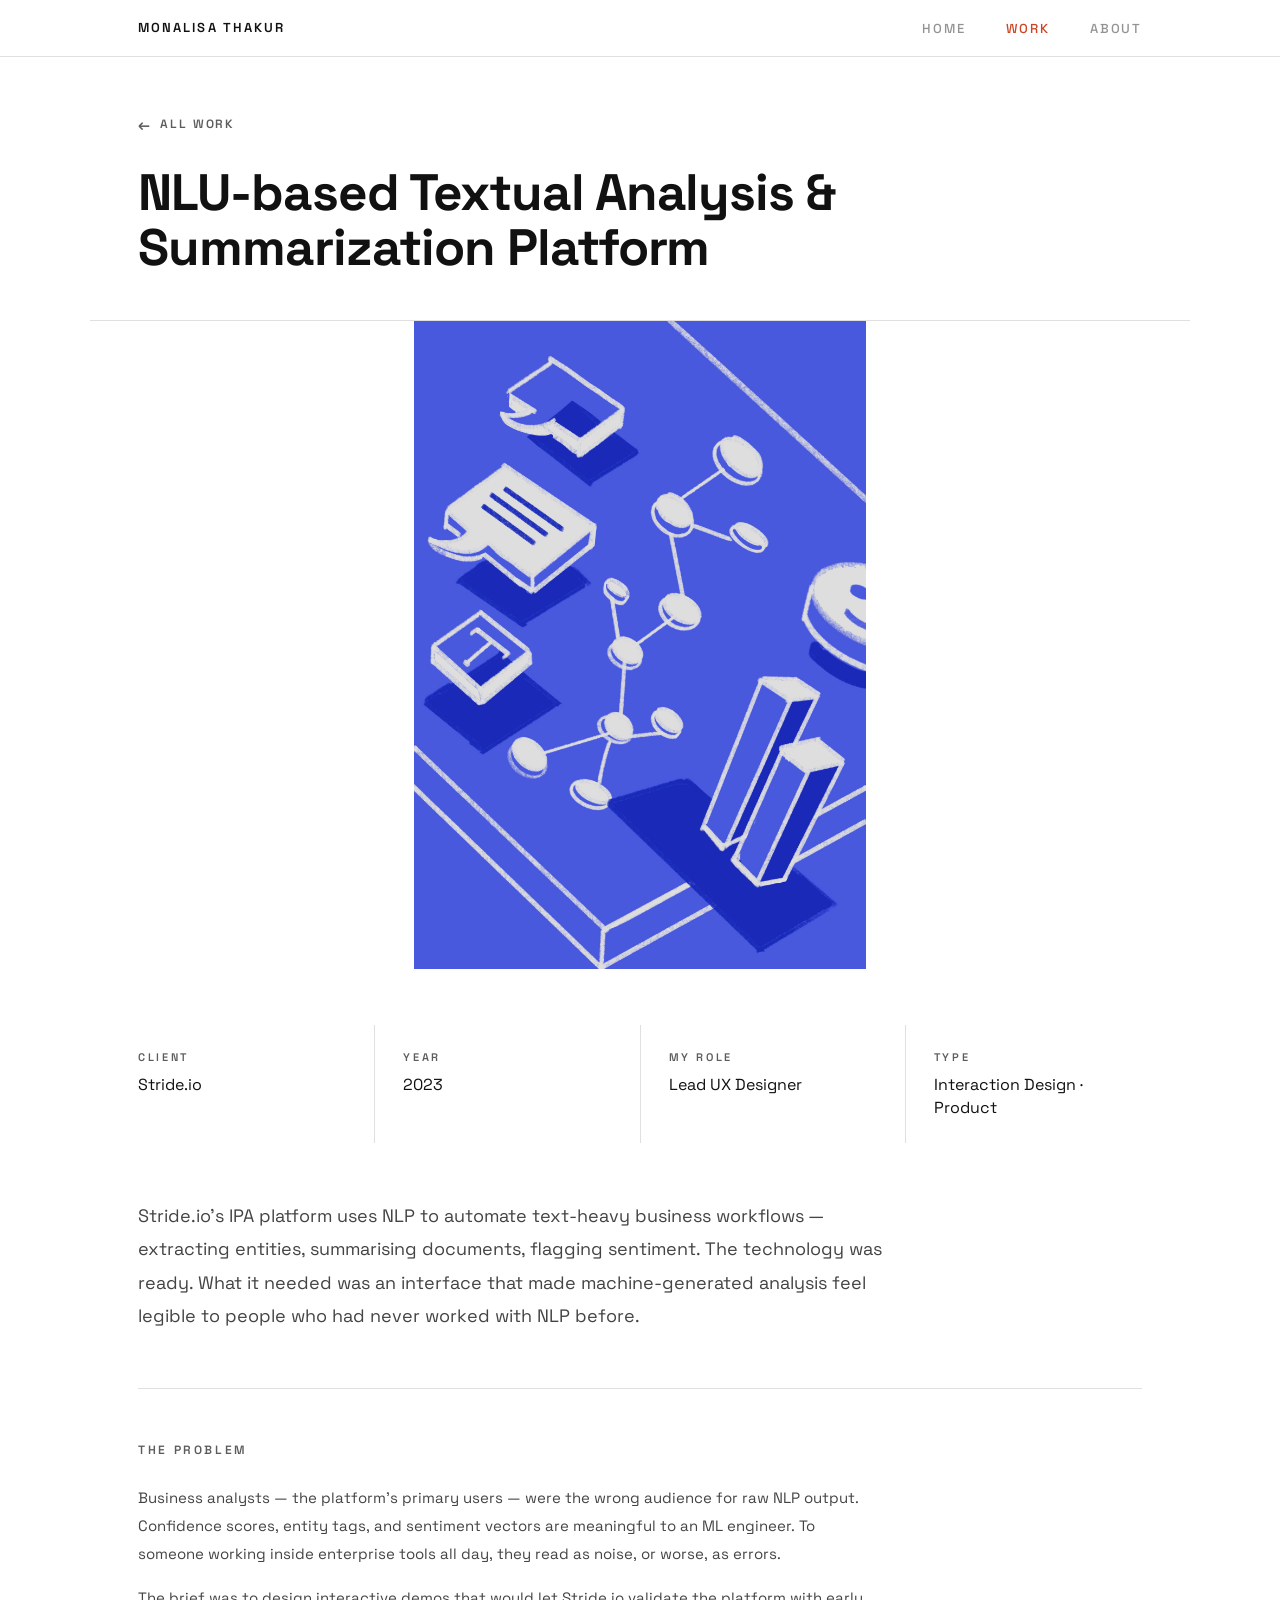
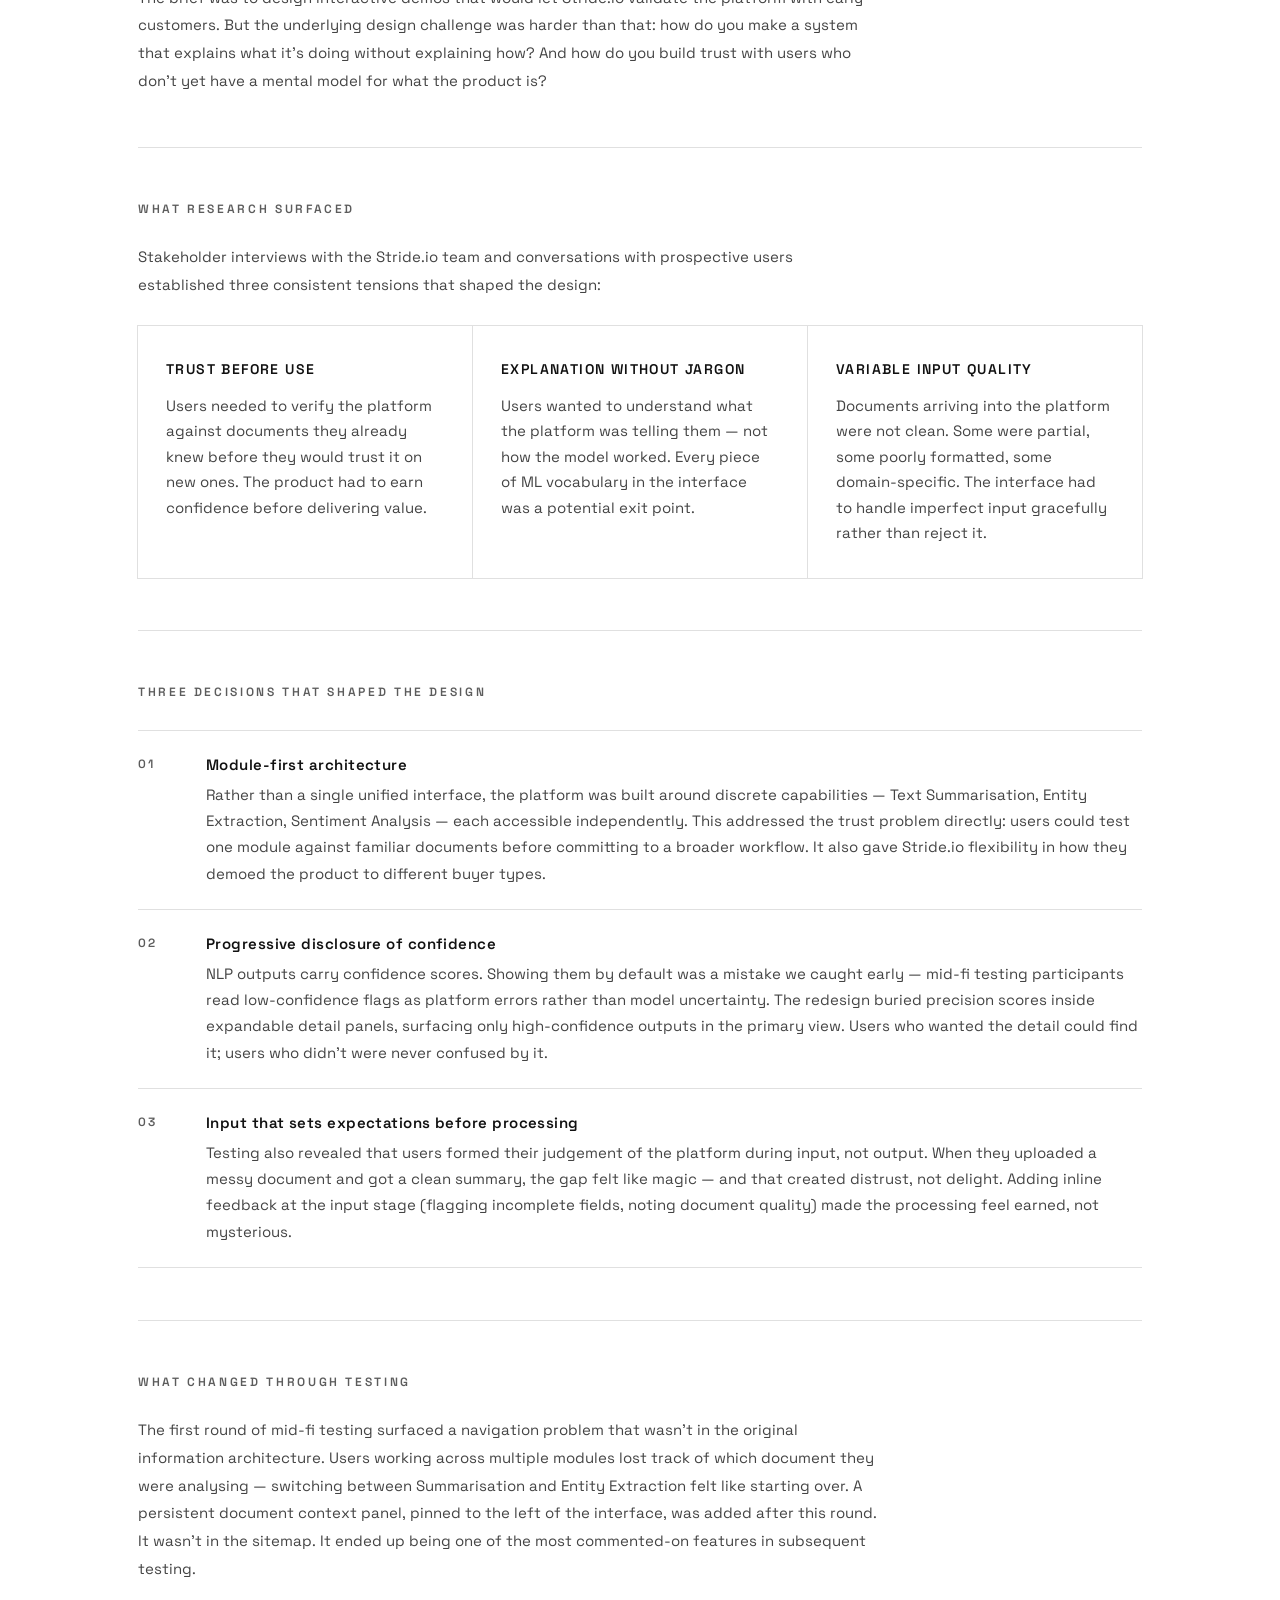
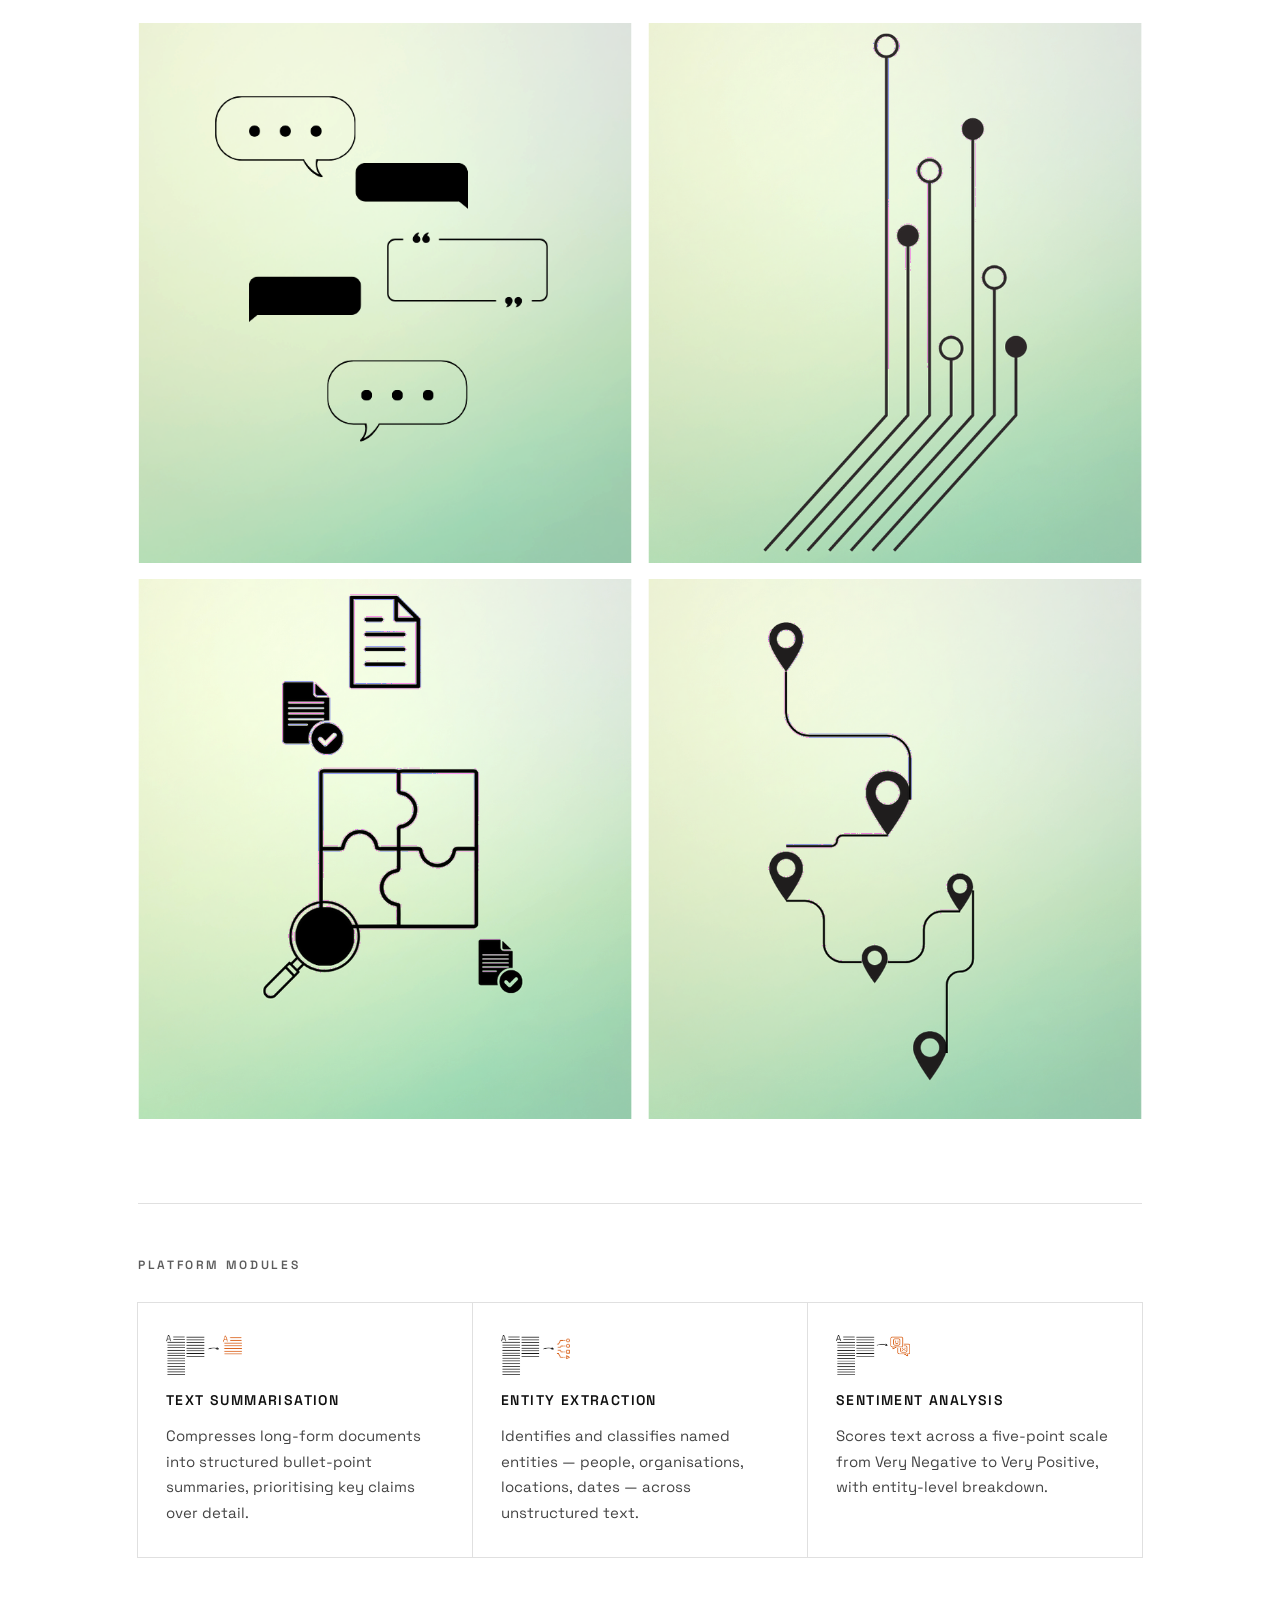
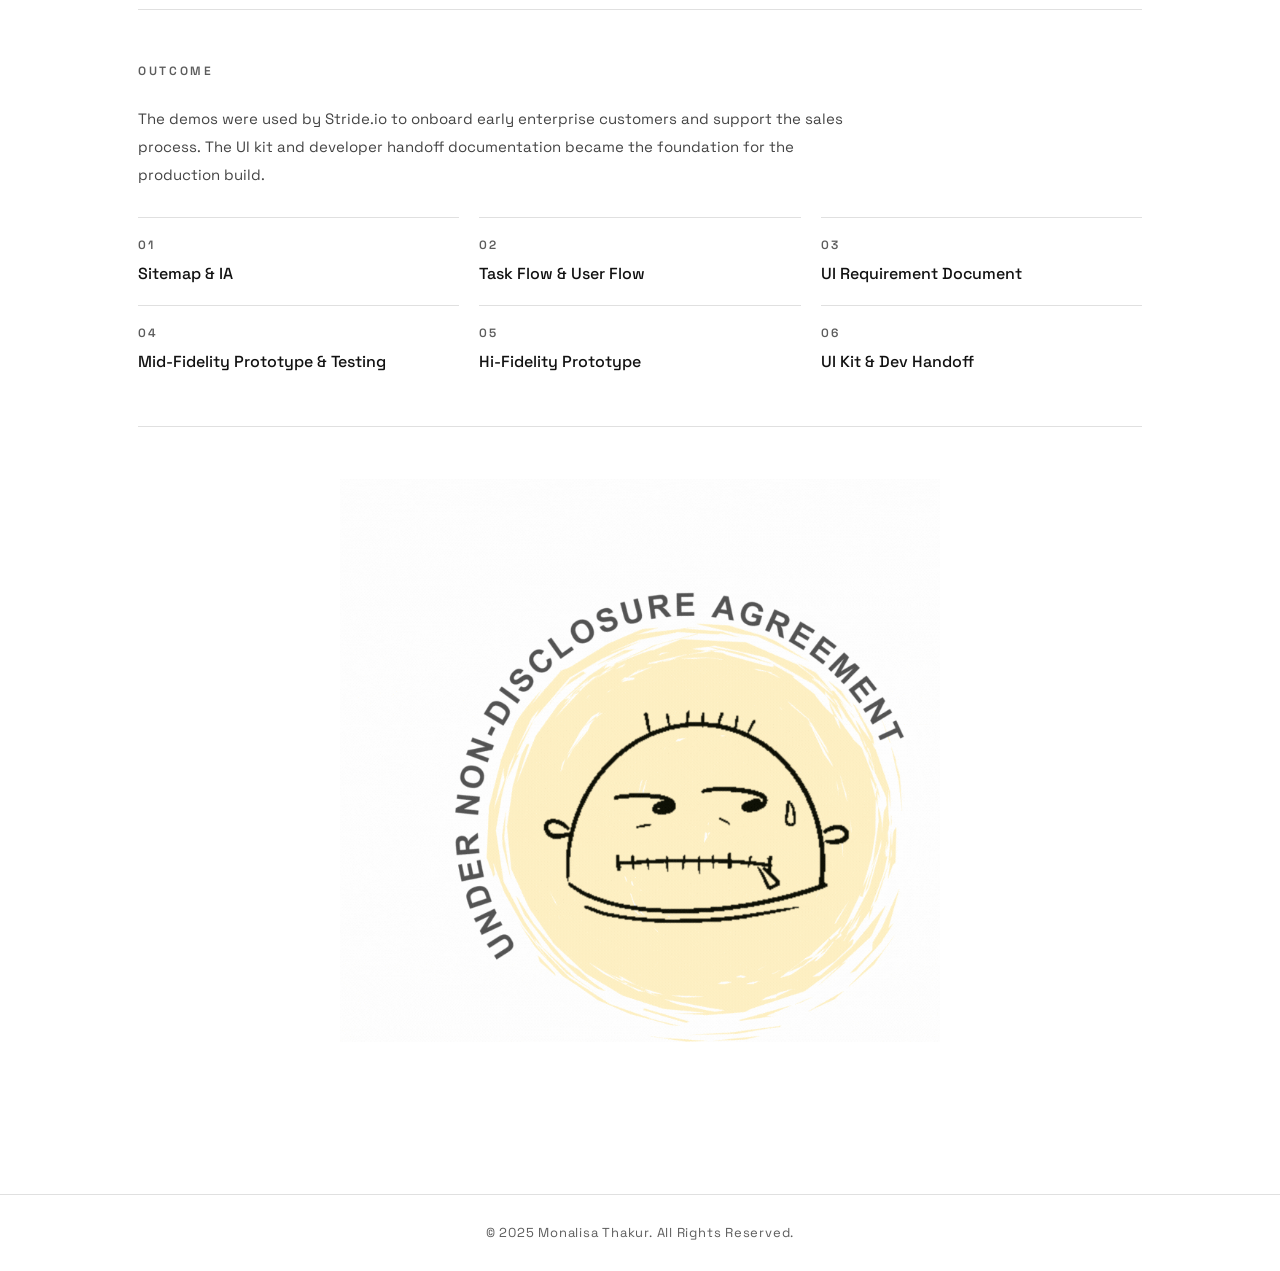
<file: project-nlu.html>
<!DOCTYPE html>
<html lang="en">
<head>
  <meta charset="UTF-8">
  <meta name="viewport" content="width=device-width, initial-scale=1.0">
  <title>NLU-based Textual Analysis &amp; Summarization — Monalisa Thakur</title>
  <meta name="description" content="UX design for an Intelligent Process Automation platform leveraging natural language understanding for textual analysis and summarization. Client: Stride.io">
  <link rel="canonical" href="https://www.monalisathakur.com/nlu-based-textual-analysis">
  <link rel="preconnect" href="https://fonts.googleapis.com">
  <link rel="preconnect" href="https://fonts.gstatic.com" crossorigin>
  <link href="https://fonts.googleapis.com/css2?family=Space+Grotesk:wght@300;400;500;600;700&display=swap" rel="stylesheet">
  <link rel="stylesheet" href="style.css">
</head>
<body>

  <header class="nav" id="nav">
    <div class="nav-inner">
      <a href="index.html" class="nav-logo">Monalisa Thakur</a>
      <button class="nav-toggle" id="navToggle" aria-label="Toggle navigation">
        <span></span><span></span><span></span>
      </button>
      <ul class="nav-links" id="navLinks">
        <li><a href="index.html">Home</a></li>
        <li><a href="work.html" class="active">Work</a></li>
        <li><a href="about.html">About</a></li>
      </ul>
    </div>
  </header>

  <main>
    <div class="project-page-wrap">

      <div class="project-header">
        <a href="work.html" class="project-back">All Work</a>
        <h1 class="project-title">NLU-based Textual Analysis &amp; Summarization Platform</h1>
      </div>

      <div class="proj-featured-image">
        <img src="assets/images/nlu-hero.jpg" alt="NLU-based Textual Analysis Platform">
      </div>

      <div class="project-meta">
        <div class="meta-item">
          <p class="meta-label">Client</p>
          <p class="meta-value">Stride.io</p>
        </div>
        <div class="meta-item">
          <p class="meta-label">Year</p>
          <p class="meta-value">2023</p>
        </div>
        <div class="meta-item">
          <p class="meta-label">My Role</p>
          <p class="meta-value">Lead UX Designer</p>
        </div>
        <div class="meta-item">
          <p class="meta-label">Type</p>
          <p class="meta-value">Interaction Design · Product</p>
        </div>
      </div>

      <div class="project-body">

        <div class="project-intro-row">
          <div>
            <p class="project-intro-text">
              Stride.io's IPA platform uses NLP to automate text-heavy business workflows —
              extracting entities, summarising documents, flagging sentiment. The technology
              was ready. What it needed was an interface that made machine-generated analysis
              feel legible to people who had never worked with NLP before.
            </p>
          </div>
        </div>

        <!-- The actual problem -->
        <div class="proj-section">
          <p class="proj-section-label">The Problem</p>
          <p class="proj-text">
            Business analysts — the platform's primary users — were the wrong audience for raw
            NLP output. Confidence scores, entity tags, and sentiment vectors are meaningful
            to an ML engineer. To someone working inside enterprise tools all day, they read
            as noise, or worse, as errors.
          </p>
          <p class="proj-text">
            The brief was to design interactive demos that would let Stride.io validate the
            platform with early customers. But the underlying design challenge was harder than
            that: how do you make a system that explains what it's doing without explaining how?
            And how do you build trust with users who don't yet have a mental model for what
            the product is?
          </p>
        </div>

        <!-- Research -->
        <div class="proj-section">
          <p class="proj-section-label">What Research Surfaced</p>
          <p class="proj-text">
            Stakeholder interviews with the Stride.io team and conversations with prospective
            users established three consistent tensions that shaped the design:
          </p>
          <div class="module-row" style="margin-top: 28px;">
            <div class="module-card">
              <h3 class="module-card-title">Trust before use</h3>
              <p class="module-card-text">Users needed to verify the platform against documents they already knew before they would trust it on new ones. The product had to earn confidence before delivering value.</p>
            </div>
            <div class="module-card">
              <h3 class="module-card-title">Explanation without jargon</h3>
              <p class="module-card-text">Users wanted to understand what the platform was telling them — not how the model worked. Every piece of ML vocabulary in the interface was a potential exit point.</p>
            </div>
            <div class="module-card">
              <h3 class="module-card-title">Variable input quality</h3>
              <p class="module-card-text">Documents arriving into the platform were not clean. Some were partial, some poorly formatted, some domain-specific. The interface had to handle imperfect input gracefully rather than reject it.</p>
            </div>
          </div>
        </div>

        <!-- Key Design Decisions -->
        <div class="proj-section">
          <p class="proj-section-label">Three Decisions That Shaped the Design</p>

          <ol class="process-list">
            <li class="process-item">
              <span class="process-number">01</span>
              <div>
                <p class="process-content-title">Module-first architecture</p>
                <p class="process-content-text">
                  Rather than a single unified interface, the platform was built around
                  discrete capabilities — Text Summarisation, Entity Extraction, Sentiment
                  Analysis — each accessible independently. This addressed the trust problem
                  directly: users could test one module against familiar documents before
                  committing to a broader workflow. It also gave Stride.io flexibility
                  in how they demoed the product to different buyer types.
                </p>
              </div>
            </li>
            <li class="process-item">
              <span class="process-number">02</span>
              <div>
                <p class="process-content-title">Progressive disclosure of confidence</p>
                <p class="process-content-text">
                  NLP outputs carry confidence scores. Showing them by default was a mistake
                  we caught early — mid-fi testing participants read low-confidence flags as
                  platform errors rather than model uncertainty. The redesign buried precision
                  scores inside expandable detail panels, surfacing only high-confidence
                  outputs in the primary view. Users who wanted the detail could find it;
                  users who didn't were never confused by it.
                </p>
              </div>
            </li>
            <li class="process-item">
              <span class="process-number">03</span>
              <div>
                <p class="process-content-title">Input that sets expectations before processing</p>
                <p class="process-content-text">
                  Testing also revealed that users formed their judgement of the platform during
                  input, not output. When they uploaded a messy document and got a clean summary,
                  the gap felt like magic — and that created distrust, not delight. Adding inline
                  feedback at the input stage (flagging incomplete fields, noting document quality)
                  made the processing feel earned, not mysterious.
                </p>
              </div>
            </li>
          </ol>
        </div>

        <!-- What changed through testing -->
        <div class="proj-section">
          <p class="proj-section-label">What Changed Through Testing</p>
          <p class="proj-text">
            The first round of mid-fi testing surfaced a navigation problem that wasn't in the
            original information architecture. Users working across multiple modules lost track
            of which document they were analysing — switching between Summarisation and Entity
            Extraction felt like starting over. A persistent document context panel, pinned
            to the left of the interface, was added after this round. It wasn't in the sitemap.
            It ended up being one of the most commented-on features in subsequent testing.
          </p>

          <div class="img-row cols-2" style="margin-top: 40px;">
            <img src="assets/images/nlu-screen-1.png" alt="Platform screen — sitemap and IA">
            <img src="assets/images/nlu-screen-2.png" alt="Platform screen — user flow">
            <img src="assets/images/nlu-screen-3.png" alt="Platform screen — mid-fidelity prototype">
            <img src="assets/images/nlu-screen-4.png" alt="Platform screen — hi-fidelity UI">
          </div>
        </div>

        <!-- Platform Modules -->
        <div class="proj-section">
          <p class="proj-section-label">Platform Modules</p>
          <div class="module-row">
            <div class="module-card">
              <img class="module-icon" src="assets/images/nlu-nda-1.png" alt="Text Summarisation">
              <h3 class="module-card-title">Text Summarisation</h3>
              <p class="module-card-text">Compresses long-form documents into structured bullet-point summaries, prioritising key claims over detail.</p>
            </div>
            <div class="module-card">
              <img class="module-icon" src="assets/images/nlu-nda-2.png" alt="Entity Extraction">
              <h3 class="module-card-title">Entity Extraction</h3>
              <p class="module-card-text">Identifies and classifies named entities — people, organisations, locations, dates — across unstructured text.</p>
            </div>
            <div class="module-card">
              <img class="module-icon" src="assets/images/nlu-nda-3.png" alt="Sentiment Analysis">
              <h3 class="module-card-title">Sentiment Analysis</h3>
              <p class="module-card-text">Scores text across a five-point scale from Very Negative to Very Positive, with entity-level breakdown.</p>
            </div>
          </div>
        </div>

        <!-- Outcome -->
        <div class="proj-section">
          <p class="proj-section-label">Outcome</p>
          <p class="proj-text">
            The demos were used by Stride.io to onboard early enterprise customers and support
            the sales process. The UI kit and developer handoff documentation became the
            foundation for the production build.
          </p>
          <div class="deliverables-grid">
            <div class="deliverable-item">
              <p class="deliverable-number">01</p>
              <p class="deliverable-text">Sitemap &amp; IA</p>
            </div>
            <div class="deliverable-item">
              <p class="deliverable-number">02</p>
              <p class="deliverable-text">Task Flow &amp; User Flow</p>
            </div>
            <div class="deliverable-item">
              <p class="deliverable-number">03</p>
              <p class="deliverable-text">UI Requirement Document</p>
            </div>
            <div class="deliverable-item">
              <p class="deliverable-number">04</p>
              <p class="deliverable-text">Mid-Fidelity Prototype &amp; Testing</p>
            </div>
            <div class="deliverable-item">
              <p class="deliverable-number">05</p>
              <p class="deliverable-text">Hi-Fidelity Prototype</p>
            </div>
            <div class="deliverable-item">
              <p class="deliverable-number">06</p>
              <p class="deliverable-text">UI Kit &amp; Dev Handoff</p>
            </div>
          </div>
        </div>

        <div class="proj-section" style="text-align: center; border-bottom: none;">
          <img class="project-end-gif" src="assets/images/project-end.gif" alt="">
        </div>

      </div>
    </div>
  </main>

  <footer>
    <p>&#169; 2025 Monalisa Thakur. All Rights Reserved.</p>
  </footer>

  <script src="script.js"></script>
</body>
</html>
</file>
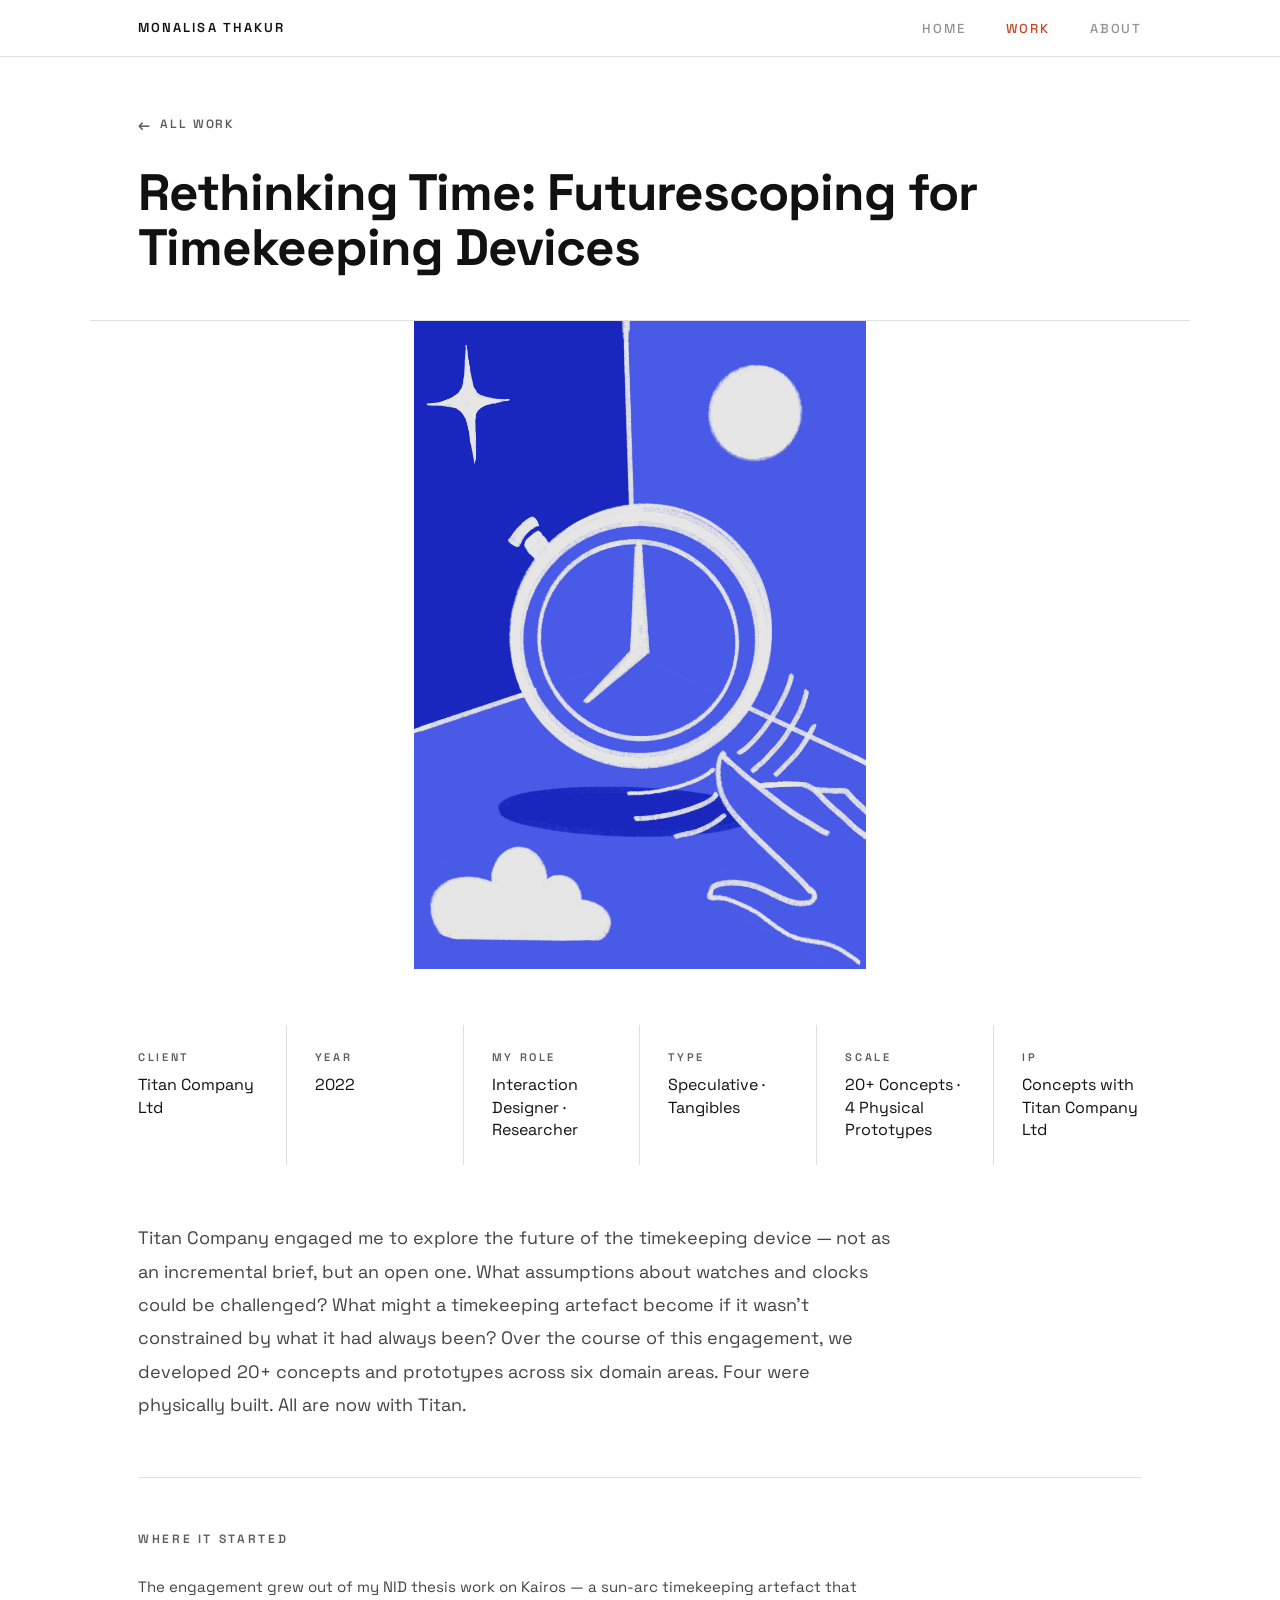
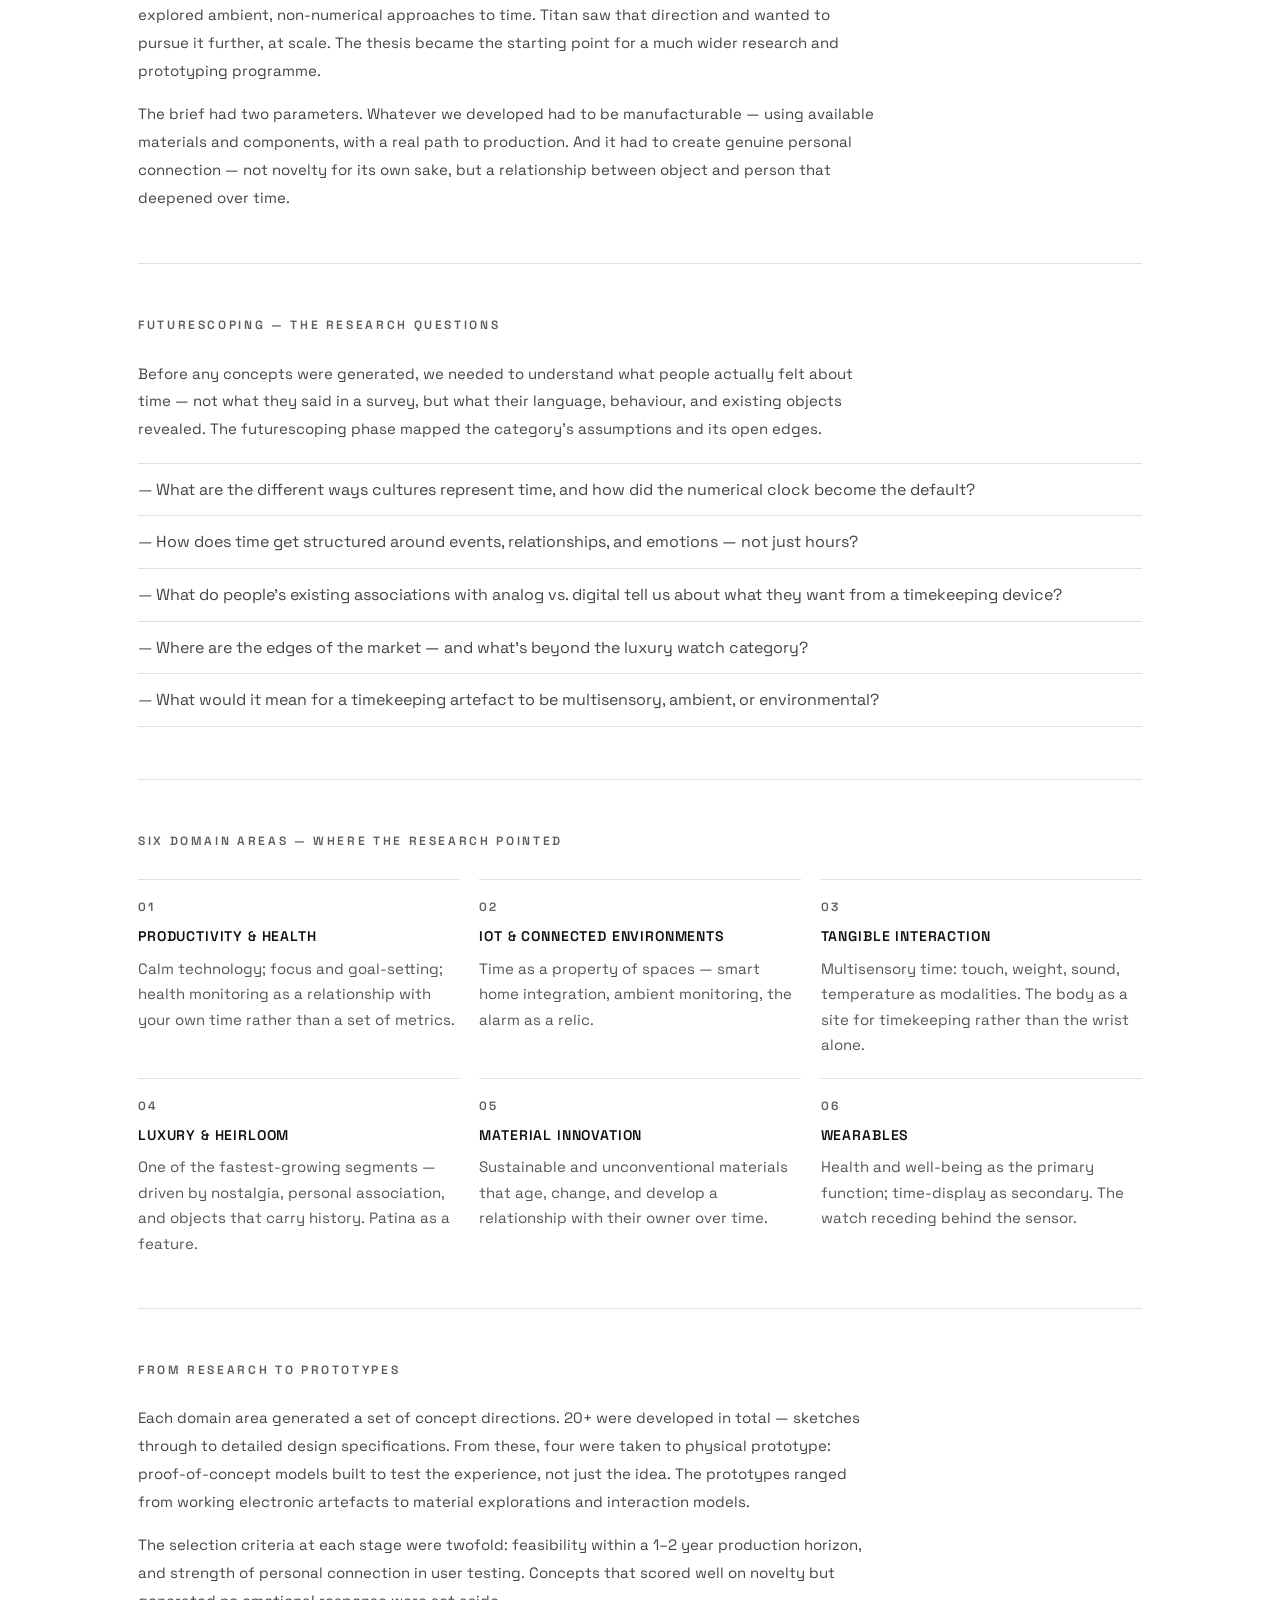
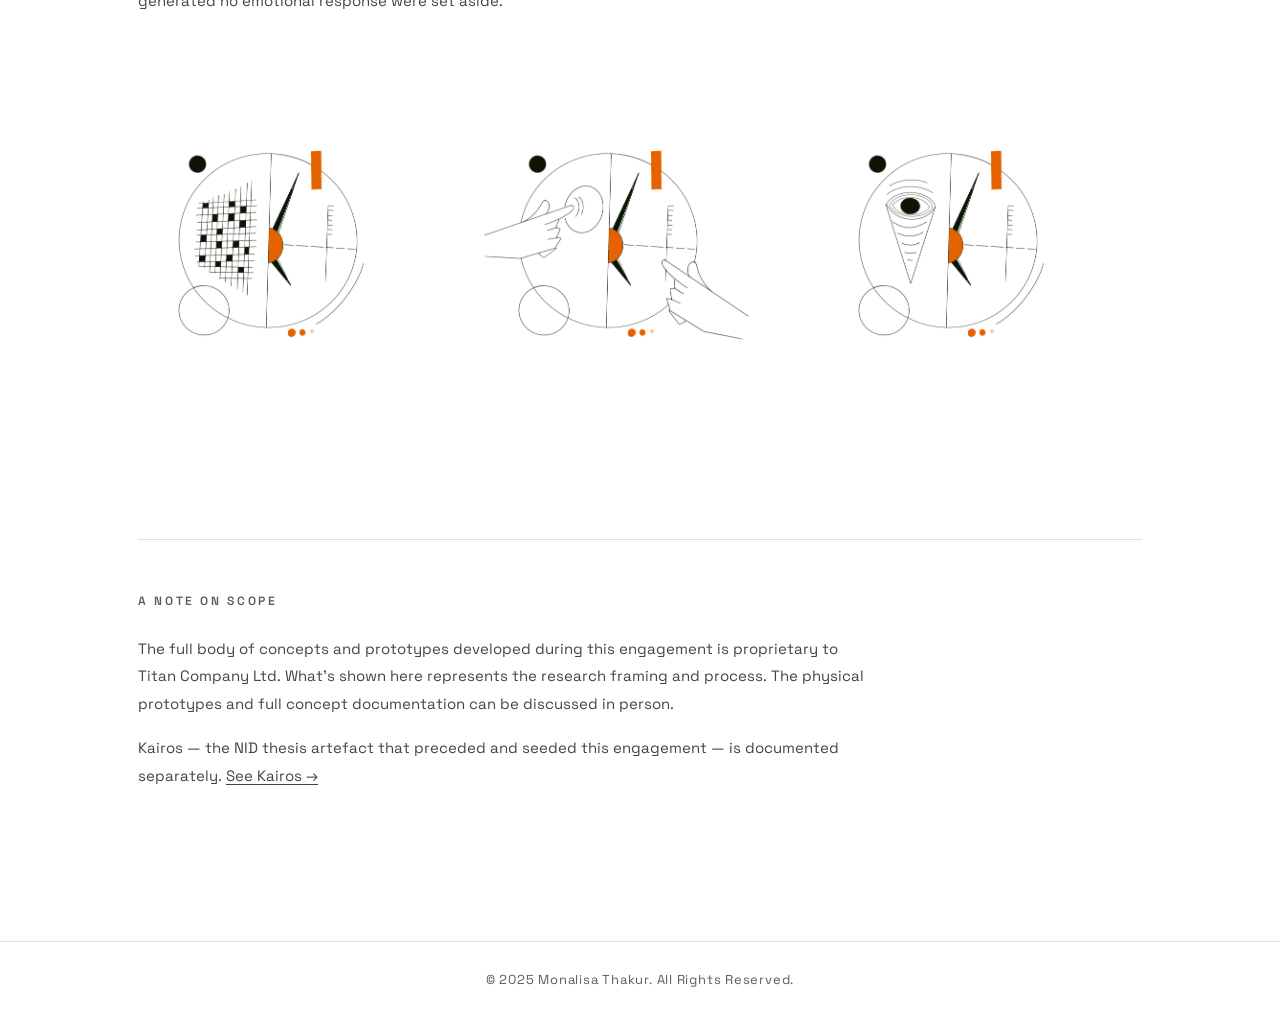
<file: project-rethinking-time.html>
<!DOCTYPE html>
<html lang="en">
<head>
  <meta charset="UTF-8">
  <meta name="viewport" content="width=device-width, initial-scale=1.0">
  <title>Rethinking Time: Futurescoping for Timekeeping Devices — Monalisa Thakur</title>
  <meta name="description" content="Speculative design project exploring innovative ways of interacting with time, challenging traditional associations. Client: Titan Company Ltd.">
  <link rel="canonical" href="https://www.monalisathakur.com/rethinking-time">
  <link rel="preconnect" href="https://fonts.googleapis.com">
  <link rel="preconnect" href="https://fonts.gstatic.com" crossorigin>
  <link href="https://fonts.googleapis.com/css2?family=Space+Grotesk:wght@300;400;500;600;700&display=swap" rel="stylesheet">
  <link rel="stylesheet" href="style.css">
</head>
<body>

  <header class="nav" id="nav">
    <div class="nav-inner">
      <a href="index.html" class="nav-logo">Monalisa Thakur</a>
      <button class="nav-toggle" id="navToggle" aria-label="Toggle navigation">
        <span></span><span></span><span></span>
      </button>
      <ul class="nav-links" id="navLinks">
        <li><a href="index.html">Home</a></li>
        <li><a href="work.html" class="active">Work</a></li>
        <li><a href="about.html">About</a></li>
      </ul>
    </div>
  </header>

  <main>
    <div class="project-page-wrap">

      <div class="project-header">
        <a href="work.html" class="project-back">All Work</a>
        <h1 class="project-title">Rethinking Time: Futurescoping for Timekeeping Devices</h1>
      </div>

      <div class="proj-featured-image">
        <img src="assets/images/time-hero.jpg" alt="Rethinking Time — Clock artefact">
      </div>

      <div class="project-meta">
        <div class="meta-item">
          <p class="meta-label">Client</p>
          <p class="meta-value">Titan Company Ltd</p>
        </div>
        <div class="meta-item">
          <p class="meta-label">Year</p>
          <p class="meta-value">2022</p>
        </div>
        <div class="meta-item">
          <p class="meta-label">My Role</p>
          <p class="meta-value">Interaction Designer · Researcher</p>
        </div>
        <div class="meta-item">
          <p class="meta-label">Type</p>
          <p class="meta-value">Speculative · Tangibles</p>
        </div>
        <div class="meta-item">
          <p class="meta-label">Scale</p>
          <p class="meta-value">20+ Concepts · 4 Physical Prototypes</p>
        </div>
        <div class="meta-item">
          <p class="meta-label">IP</p>
          <p class="meta-value">Concepts with Titan Company Ltd</p>
        </div>
      </div>

      <div class="project-body">

        <div class="project-intro-row">
          <div>
            <p class="project-intro-text">
              Titan Company engaged me to explore the future of the timekeeping device —
              not as an incremental brief, but an open one. What assumptions about watches
              and clocks could be challenged? What might a timekeeping artefact become if
              it wasn't constrained by what it had always been? Over the course of this
              engagement, we developed 20+ concepts and prototypes across six domain areas.
              Four were physically built. All are now with Titan.
            </p>
          </div>
        </div>

        <!-- Origin -->
        <div class="proj-section">
          <p class="proj-section-label">Where It Started</p>
          <p class="proj-text">
            The engagement grew out of my NID thesis work on Kairos — a sun-arc timekeeping
            artefact that explored ambient, non-numerical approaches to time. Titan saw that
            direction and wanted to pursue it further, at scale. The thesis became the
            starting point for a much wider research and prototyping programme.
          </p>
          <p class="proj-text">
            The brief had two parameters. Whatever we developed had to be manufacturable —
            using available materials and components, with a real path to production.
            And it had to create genuine personal connection — not novelty for its own sake,
            but a relationship between object and person that deepened over time.
          </p>
        </div>

        <!-- Research -->
        <div class="proj-section">
          <p class="proj-section-label">Futurescoping — The Research Questions</p>
          <p class="proj-text">
            Before any concepts were generated, we needed to understand what people actually
            felt about time — not what they said in a survey, but what their language,
            behaviour, and existing objects revealed. The futurescoping phase mapped the
            category's assumptions and its open edges.
          </p>
          <ul class="research-questions">
            <li>What are the different ways cultures represent time, and how did the numerical clock become the default?</li>
            <li>How does time get structured around events, relationships, and emotions — not just hours?</li>
            <li>What do people's existing associations with analog vs. digital tell us about what they want from a timekeeping device?</li>
            <li>Where are the edges of the market — and what's beyond the luxury watch category?</li>
            <li>What would it mean for a timekeeping artefact to be multisensory, ambient, or environmental?</li>
          </ul>
        </div>

        <!-- Insights -->
        <div class="proj-section">
          <p class="proj-section-label">Six Domain Areas — Where the Research Pointed</p>
          <div class="insights-grid">
            <div class="insight-item">
              <p class="insight-number">01</p>
              <p class="insight-title">Productivity &amp; Health</p>
              <p class="insight-text">Calm technology; focus and goal-setting; health monitoring as a relationship with your own time rather than a set of metrics.</p>
            </div>
            <div class="insight-item">
              <p class="insight-number">02</p>
              <p class="insight-title">IoT &amp; Connected Environments</p>
              <p class="insight-text">Time as a property of spaces — smart home integration, ambient monitoring, the alarm as a relic.</p>
            </div>
            <div class="insight-item">
              <p class="insight-number">03</p>
              <p class="insight-title">Tangible Interaction</p>
              <p class="insight-text">Multisensory time: touch, weight, sound, temperature as modalities. The body as a site for timekeeping rather than the wrist alone.</p>
            </div>
            <div class="insight-item">
              <p class="insight-number">04</p>
              <p class="insight-title">Luxury &amp; Heirloom</p>
              <p class="insight-text">One of the fastest-growing segments — driven by nostalgia, personal association, and objects that carry history. Patina as a feature.</p>
            </div>
            <div class="insight-item">
              <p class="insight-number">05</p>
              <p class="insight-title">Material Innovation</p>
              <p class="insight-text">Sustainable and unconventional materials that age, change, and develop a relationship with their owner over time.</p>
            </div>
            <div class="insight-item">
              <p class="insight-number">06</p>
              <p class="insight-title">Wearables</p>
              <p class="insight-text">Health and well-being as the primary function; time-display as secondary. The watch receding behind the sensor.</p>
            </div>
          </div>
        </div>

        <!-- Prototyping -->
        <div class="proj-section">
          <p class="proj-section-label">From Research to Prototypes</p>
          <p class="proj-text">
            Each domain area generated a set of concept directions. 20+ were developed in
            total — sketches through to detailed design specifications. From these, four
            were taken to physical prototype: proof-of-concept models built to test the
            experience, not just the idea. The prototypes ranged from working electronic
            artefacts to material explorations and interaction models.
          </p>
          <p class="proj-text">
            The selection criteria at each stage were twofold: feasibility within a 1–2 year
            production horizon, and strength of personal connection in user testing. Concepts
            that scored well on novelty but generated no emotional response were set aside.
          </p>

          <div class="img-row cols-3" style="margin-top: 40px;">
            <img src="assets/images/time-artwork-1.png" alt="Concept exploration">
            <img src="assets/images/time-artwork-2.png" alt="Concept exploration">
            <img src="assets/images/time-artwork-3.png" alt="Concept exploration">
          </div>
        </div>

        <!-- Scope note -->
        <div class="proj-section" style="border-bottom: none;">
          <p class="proj-section-label">A Note on Scope</p>
          <p class="proj-text">
            The full body of concepts and prototypes developed during this engagement is
            proprietary to Titan Company Ltd. What's shown here represents the research
            framing and process. The physical prototypes and full concept documentation
            can be discussed in person.
          </p>
          <p class="proj-text">
            Kairos — the NID thesis artefact that preceded and seeded this engagement —
            is documented separately. <a href="project-kairos.html" style="text-decoration:underline;text-underline-offset:3px;">See Kairos →</a>
          </p>
        </div>

      </div>
    </div>
  </main>

  <footer>
    <p>&#169; 2025 Monalisa Thakur. All Rights Reserved.</p>
  </footer>

  <script src="script.js"></script>
</body>
</html>
</file>
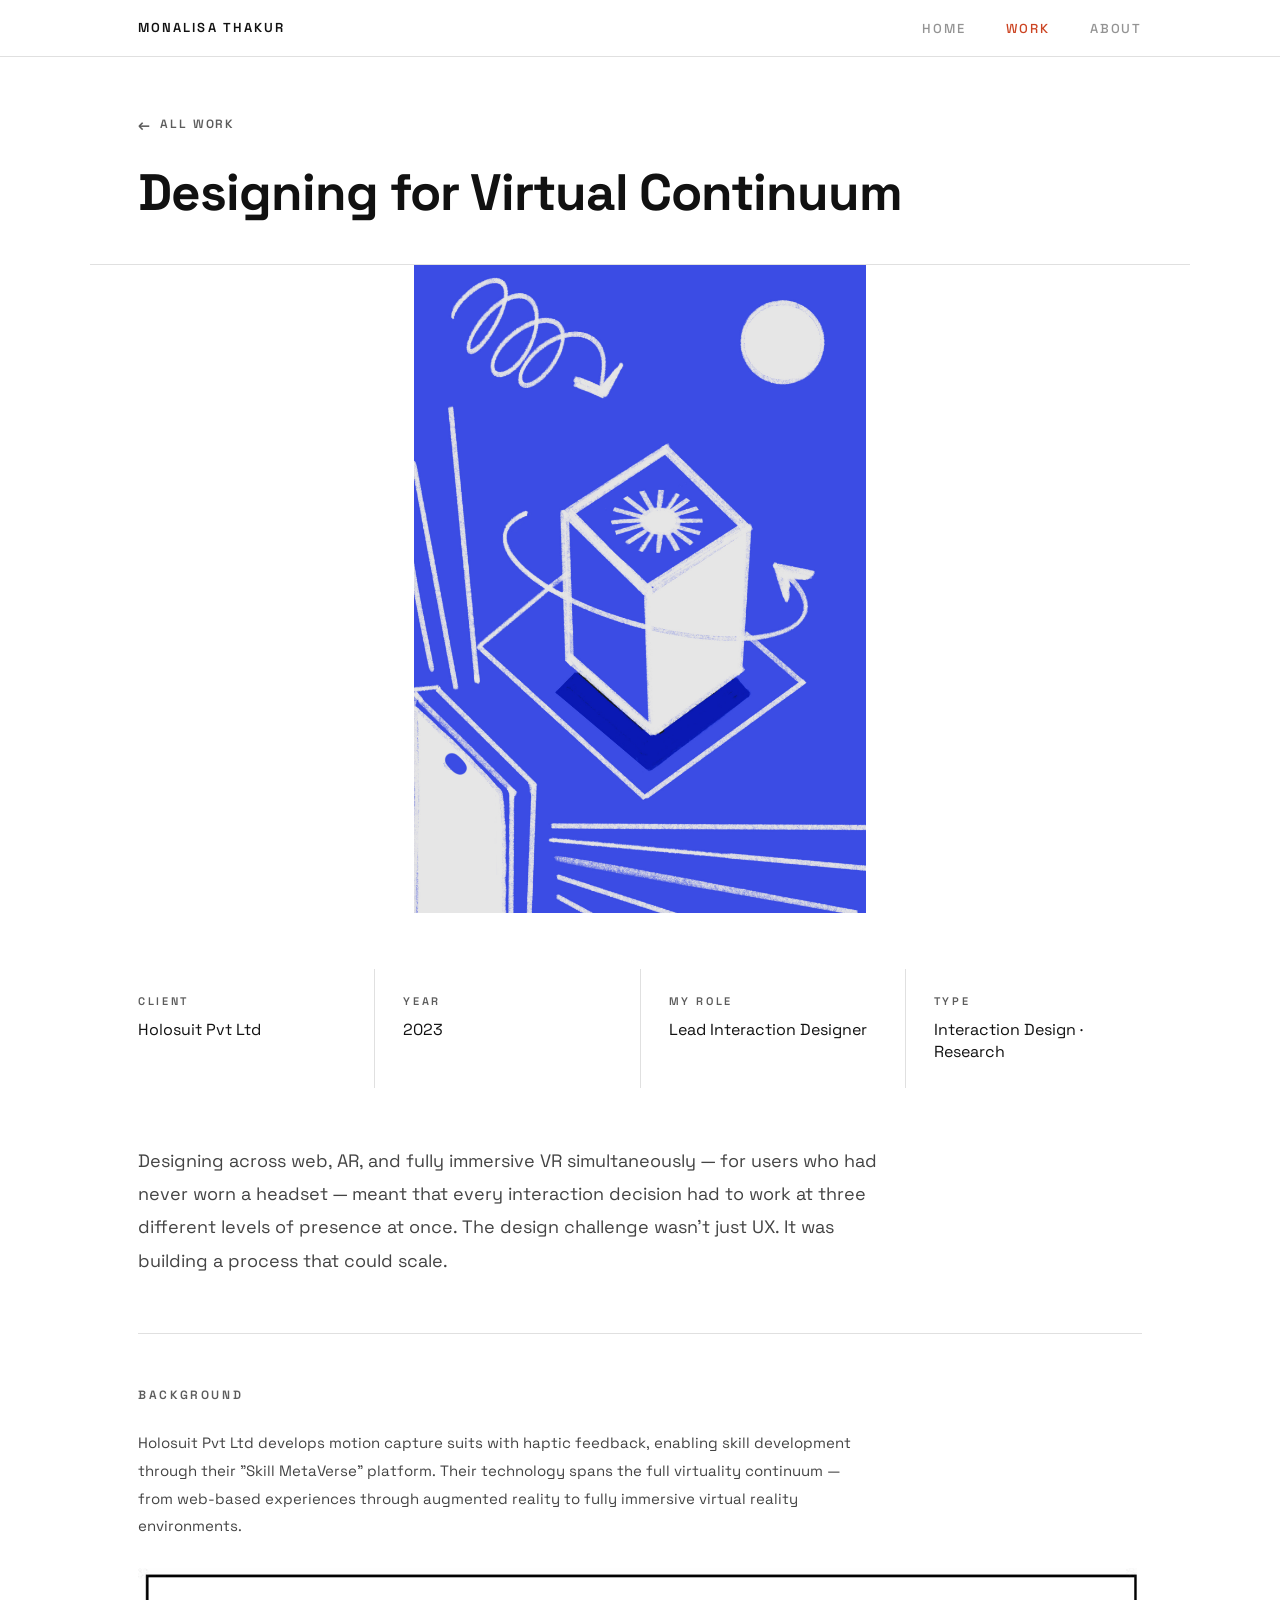
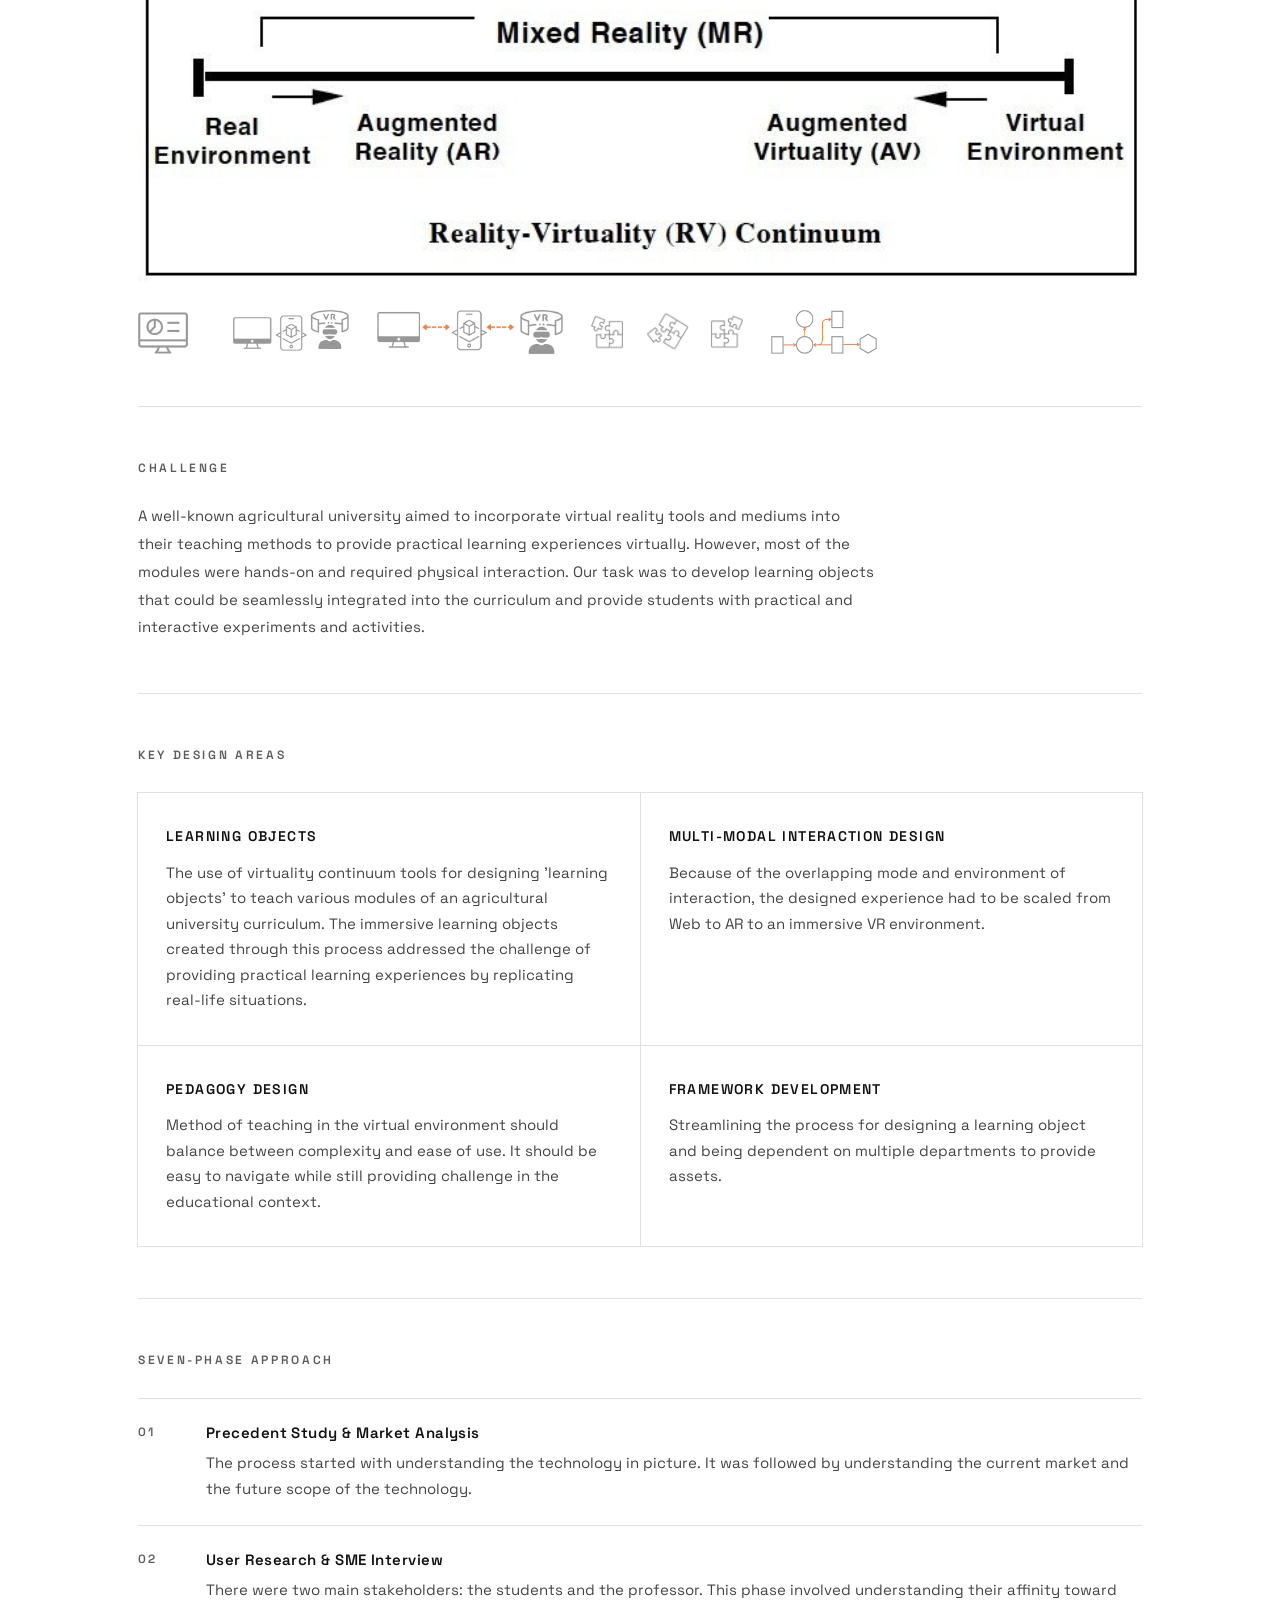
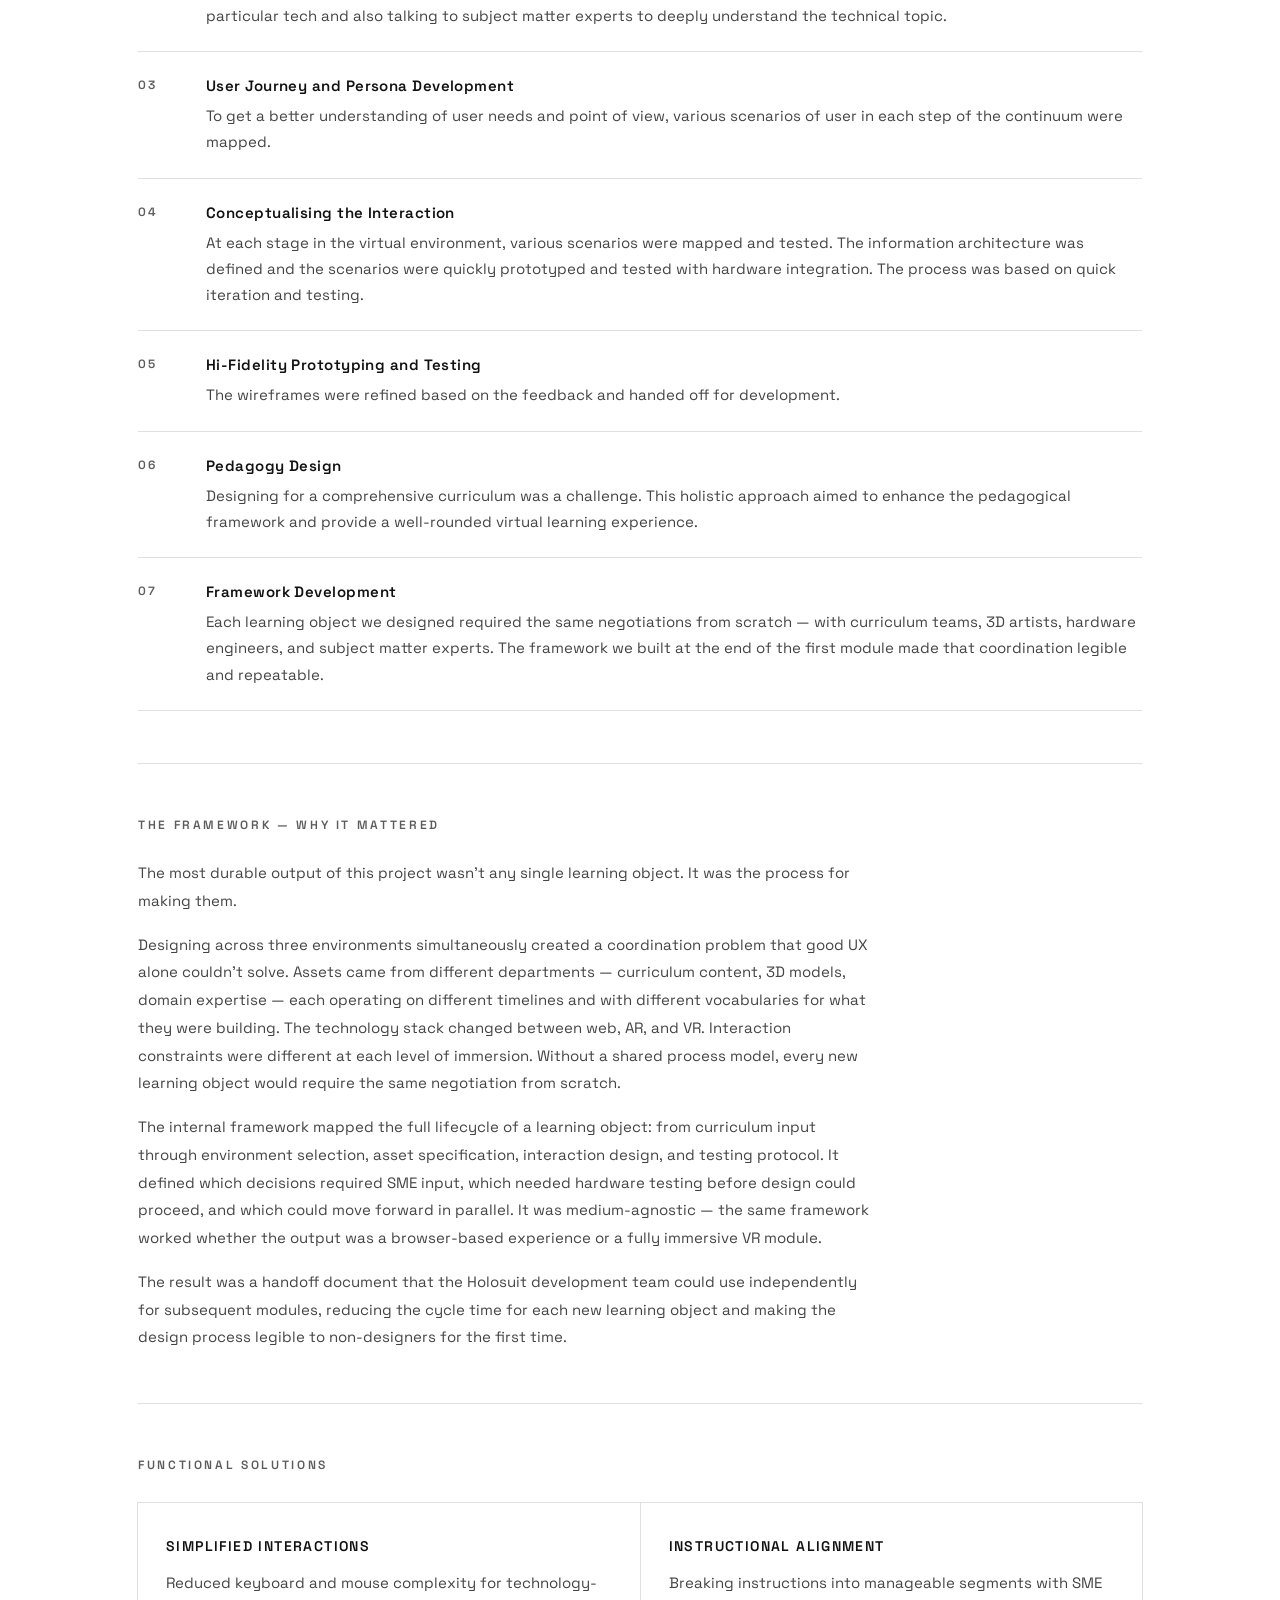
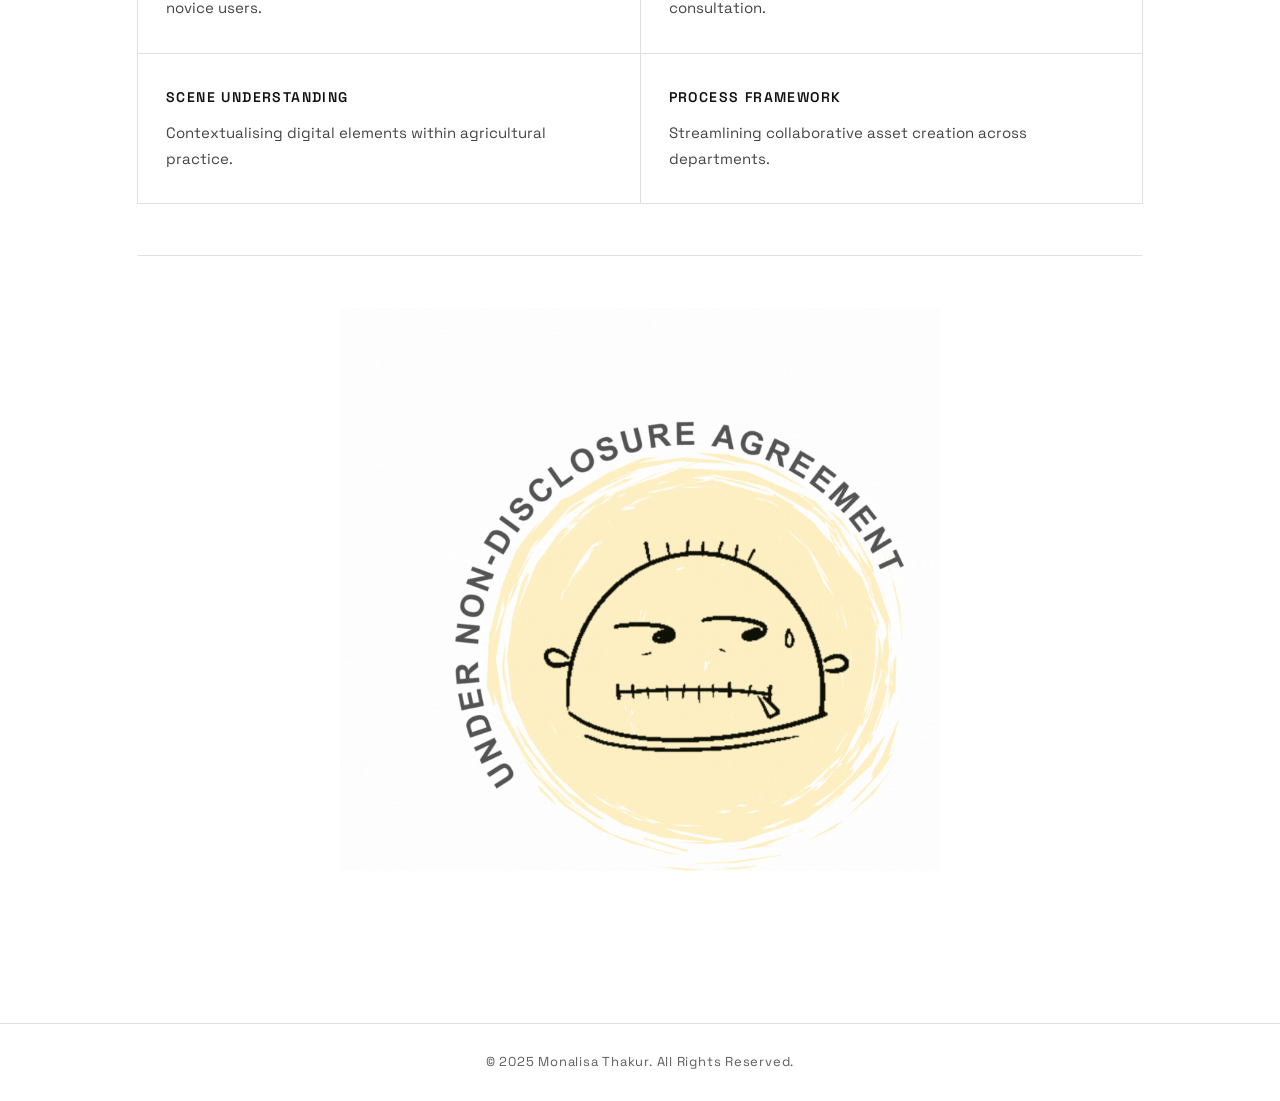
<file: project-virtual-continuum.html>
<!DOCTYPE html>
<html lang="en">
<head>
  <meta charset="UTF-8">
  <meta name="viewport" content="width=device-width, initial-scale=1.0">
  <title>Designing for Virtual Continuum — Monalisa Thakur</title>
  <meta name="description" content="Designing learning objects across the virtuality continuum — web, AR, and immersive VR — for an agricultural university. Client: Holosuit Pvt Ltd.">
  <link rel="canonical" href="https://www.monalisathakur.com/designing-for-virtual-continumm">
  <link rel="preconnect" href="https://fonts.googleapis.com">
  <link rel="preconnect" href="https://fonts.gstatic.com" crossorigin>
  <link href="https://fonts.googleapis.com/css2?family=Space+Grotesk:wght@300;400;500;600;700&display=swap" rel="stylesheet">
  <link rel="stylesheet" href="style.css">
</head>
<body>

  <header class="nav" id="nav">
    <div class="nav-inner">
      <a href="index.html" class="nav-logo">Monalisa Thakur</a>
      <button class="nav-toggle" id="navToggle" aria-label="Toggle navigation">
        <span></span><span></span><span></span>
      </button>
      <ul class="nav-links" id="navLinks">
        <li><a href="index.html">Home</a></li>
        <li><a href="work.html" class="active">Work</a></li>
        <li><a href="about.html">About</a></li>
      </ul>
    </div>
  </header>

  <main>
    <div class="project-page-wrap">

      <div class="project-header">
        <a href="work.html" class="project-back">All Work</a>
        <h1 class="project-title">Designing for Virtual Continuum</h1>
      </div>

      <div class="proj-featured-image">
        <img src="assets/images/vc-hero.jpg" alt="Designing for Virtual Continuum — VR experience">
      </div>

      <div class="project-meta">
        <div class="meta-item">
          <p class="meta-label">Client</p>
          <p class="meta-value">Holosuit Pvt Ltd</p>
        </div>
        <div class="meta-item">
          <p class="meta-label">Year</p>
          <p class="meta-value">2023</p>
        </div>
        <div class="meta-item">
          <p class="meta-label">My Role</p>
          <p class="meta-value">Lead Interaction Designer</p>
        </div>
        <div class="meta-item">
          <p class="meta-label">Type</p>
          <p class="meta-value">Interaction Design · Research</p>
        </div>
      </div>

      <div class="project-body">

        <div class="project-intro-row">
          <div>
            <p class="project-intro-text">
              Designing across web, AR, and fully immersive VR simultaneously — for users who had
              never worn a headset — meant that every interaction decision had to work at three
              different levels of presence at once. The design challenge wasn't just UX. It was
              building a process that could scale.
            </p>
          </div>
        </div>

        <!-- Background -->
        <div class="proj-section">
          <p class="proj-section-label">Background</p>
          <p class="proj-text">
            Holosuit Pvt Ltd develops motion capture suits with haptic feedback, enabling skill
            development through their "Skill MetaVerse" platform. Their technology spans the full
            virtuality continuum — from web-based experiences through augmented reality to fully
            immersive virtual reality environments.
          </p>
          <img class="proj-image-wide" src="assets/images/vc-continuum.jpg" alt="Milgram and Kishino's Reality-Virtuality Continuum diagram">
          <div class="logos-row">
            <img src="assets/images/vc-logo-1.png" alt="Partner logo">
            <img src="assets/images/vc-logo-2.png" alt="Partner logo">
            <img src="assets/images/vc-logo-3.png" alt="Partner logo">
            <img src="assets/images/vc-logo-4.png" alt="Partner logo">
          </div>
        </div>

        <!-- Challenge -->
        <div class="proj-section">
          <p class="proj-section-label">Challenge</p>
          <p class="proj-text">
            A well-known agricultural university aimed to incorporate virtual reality tools and mediums
            into their teaching methods to provide practical learning experiences virtually. However,
            most of the modules were hands-on and required physical interaction. Our task was to develop
            learning objects that could be seamlessly integrated into the curriculum and provide students
            with practical and interactive experiments and activities.
          </p>
        </div>

        <!-- Key Design Areas -->
        <div class="proj-section">
          <p class="proj-section-label">Key Design Areas</p>
          <div class="module-grid">
            <div class="module-card">
              <h3 class="module-card-title">Learning Objects</h3>
              <p class="module-card-text">The use of virtuality continuum tools for designing 'learning objects' to teach various modules of an agricultural university curriculum. The immersive learning objects created through this process addressed the challenge of providing practical learning experiences by replicating real-life situations.</p>
            </div>
            <div class="module-card">
              <h3 class="module-card-title">Multi-Modal Interaction Design</h3>
              <p class="module-card-text">Because of the overlapping mode and environment of interaction, the designed experience had to be scaled from Web to AR to an immersive VR environment.</p>
            </div>
            <div class="module-card">
              <h3 class="module-card-title">Pedagogy Design</h3>
              <p class="module-card-text">Method of teaching in the virtual environment should balance between complexity and ease of use. It should be easy to navigate while still providing challenge in the educational context.</p>
            </div>
            <div class="module-card">
              <h3 class="module-card-title">Framework Development</h3>
              <p class="module-card-text">Streamlining the process for designing a learning object and being dependent on multiple departments to provide assets.</p>
            </div>
          </div>
        </div>

        <!-- Approach -->
        <div class="proj-section">
          <p class="proj-section-label">Seven-Phase Approach</p>
          <ol class="process-list">
            <li class="process-item">
              <span class="process-number">01</span>
              <div>
                <p class="process-content-title">Precedent Study &amp; Market Analysis</p>
                <p class="process-content-text">The process started with understanding the technology in picture. It was followed by understanding the current market and the future scope of the technology.</p>
              </div>
            </li>
            <li class="process-item">
              <span class="process-number">02</span>
              <div>
                <p class="process-content-title">User Research &amp; SME Interview</p>
                <p class="process-content-text">There were two main stakeholders: the students and the professor. This phase involved understanding their affinity toward particular tech and also talking to subject matter experts to deeply understand the technical topic.</p>
              </div>
            </li>
            <li class="process-item">
              <span class="process-number">03</span>
              <div>
                <p class="process-content-title">User Journey and Persona Development</p>
                <p class="process-content-text">To get a better understanding of user needs and point of view, various scenarios of user in each step of the continuum were mapped.</p>
              </div>
            </li>
            <li class="process-item">
              <span class="process-number">04</span>
              <div>
                <p class="process-content-title">Conceptualising the Interaction</p>
                <p class="process-content-text">At each stage in the virtual environment, various scenarios were mapped and tested. The information architecture was defined and the scenarios were quickly prototyped and tested with hardware integration. The process was based on quick iteration and testing.</p>
              </div>
            </li>
            <li class="process-item">
              <span class="process-number">05</span>
              <div>
                <p class="process-content-title">Hi-Fidelity Prototyping and Testing</p>
                <p class="process-content-text">The wireframes were refined based on the feedback and handed off for development.</p>
              </div>
            </li>
            <li class="process-item">
              <span class="process-number">06</span>
              <div>
                <p class="process-content-title">Pedagogy Design</p>
                <p class="process-content-text">Designing for a comprehensive curriculum was a challenge. This holistic approach aimed to enhance the pedagogical framework and provide a well-rounded virtual learning experience.</p>
              </div>
            </li>
            <li class="process-item">
              <span class="process-number">07</span>
              <div>
                <p class="process-content-title">Framework Development</p>
                <p class="process-content-text">Each learning object we designed required the same negotiations from scratch — with curriculum teams, 3D artists, hardware engineers, and subject matter experts. The framework we built at the end of the first module made that coordination legible and repeatable.</p>
              </div>
            </li>
          </ol>
        </div>

        <!-- Framework -->
        <div class="proj-section">
          <p class="proj-section-label">The Framework — Why It Mattered</p>
          <p class="proj-text">
            The most durable output of this project wasn't any single learning object. It was
            the process for making them.
          </p>
          <p class="proj-text">
            Designing across three environments simultaneously created a coordination problem
            that good UX alone couldn't solve. Assets came from different departments — curriculum
            content, 3D models, domain expertise — each operating on different timelines and with
            different vocabularies for what they were building. The technology stack changed
            between web, AR, and VR. Interaction constraints were different at each level of
            immersion. Without a shared process model, every new learning object would require
            the same negotiation from scratch.
          </p>
          <p class="proj-text">
            The internal framework mapped the full lifecycle of a learning object: from curriculum
            input through environment selection, asset specification, interaction design, and
            testing protocol. It defined which decisions required SME input, which needed hardware
            testing before design could proceed, and which could move forward in parallel. It was
            medium-agnostic — the same framework worked whether the output was a browser-based
            experience or a fully immersive VR module.
          </p>
          <p class="proj-text">
            The result was a handoff document that the Holosuit development team could use
            independently for subsequent modules, reducing the cycle time for each new learning
            object and making the design process legible to non-designers for the first time.
          </p>
        </div>

        <!-- Functional Solutions -->
        <div class="proj-section">
          <p class="proj-section-label">Functional Solutions</p>
          <div class="module-grid">
            <div class="module-card">
              <h3 class="module-card-title">Simplified Interactions</h3>
              <p class="module-card-text">Reduced keyboard and mouse complexity for technology-novice users.</p>
            </div>
            <div class="module-card">
              <h3 class="module-card-title">Instructional Alignment</h3>
              <p class="module-card-text">Breaking instructions into manageable segments with SME consultation.</p>
            </div>
            <div class="module-card">
              <h3 class="module-card-title">Scene Understanding</h3>
              <p class="module-card-text">Contextualising digital elements within agricultural practice.</p>
            </div>
            <div class="module-card">
              <h3 class="module-card-title">Process Framework</h3>
              <p class="module-card-text">Streamlining collaborative asset creation across departments.</p>
            </div>
          </div>
        </div>

        <!-- Closing -->
        <div class="proj-section" style="text-align: center; border-bottom: none;">
          <img class="project-end-gif" src="assets/images/project-end.gif" alt="">
        </div>

      </div>
    </div>
  </main>

  <footer>
    <p>&#169; 2025 Monalisa Thakur. All Rights Reserved.</p>
  </footer>

  <script src="script.js"></script>
</body>
</html>
</file>
<file: style.css>
/* ─── Reset ───────────────────────────────────────────────────────────── */
*, *::before, *::after { box-sizing: border-box; margin: 0; padding: 0; }
html { scroll-behavior: smooth; }

/* ─── Variables ───────────────────────────────────────────────────────── */
:root {
  --white:   #ffffff;
  --black:   #111111;
  --gray:    #5c5c5c;
  --light:   #f5f5f3;
  --border:  #e0e0e0;
  --accent:  #CC4422;          /* coral-rust — nav active, labels, numbers */
  --font:    'Space Grotesk', system-ui, sans-serif;
  --max-w:   1100px;
  --pad:     48px;
  --nav-h:   56px;
}

/* ─── Base ────────────────────────────────────────────────────────────── */
body {
  font-family: var(--font);
  background: var(--white);
  color: var(--black);
  line-height: 1.6;
  -webkit-font-smoothing: antialiased;
}
img  { display: block; max-width: 100%; }
a    { color: inherit; text-decoration: none; }

/* ─── Navigation ──────────────────────────────────────────────────────── */
.nav {
  position: fixed;
  inset: 0 0 auto;
  z-index: 200;
  background: var(--white);
  border-bottom: 1px solid var(--border);
}
.nav-inner {
  max-width: var(--max-w);
  margin: 0 auto;
  padding: 0 var(--pad);
  height: var(--nav-h);
  display: flex;
  align-items: center;
  justify-content: space-between;
}
.nav-logo {
  font-size: 13px;
  font-weight: 600;
  letter-spacing: 0.16em;
  text-transform: uppercase;
}
.nav-links {
  display: flex;
  gap: 40px;
  list-style: none;
}
.nav-links a {
  font-size: 13px;
  font-weight: 500;
  letter-spacing: 0.14em;
  text-transform: uppercase;
  color: var(--black);
  opacity: 0.45;
  transition: opacity 0.2s, color 0.2s;
}
.nav-links a:hover  { opacity: 0.8; }
.nav-links a.active { opacity: 1; color: var(--accent); }

/* hamburger */
.nav-toggle {
  display: none;
  flex-direction: column;
  gap: 5px;
  background: none;
  border: none;
  cursor: pointer;
  padding: 4px;
  z-index: 201;
}
.nav-toggle span {
  display: block;
  width: 22px;
  height: 1.5px;
  background: var(--black);
  transition: transform 0.3s, opacity 0.3s;
  transform-origin: center;
}
.nav-toggle.open span:nth-child(1) { transform: translateY(6.5px) rotate(45deg); }
.nav-toggle.open span:nth-child(2) { opacity: 0; }
.nav-toggle.open span:nth-child(3) { transform: translateY(-6.5px) rotate(-45deg); }

/* ─── Scroll fade-in ──────────────────────────────────────────────────── */
.fade-in {
  opacity: 0.2;
  transform: translateY(20px);
  transition: opacity 0.75s ease, transform 0.75s ease;
}
.fade-in.visible {
  opacity: 1;
  transform: translateY(0);
}

/* ─── Homepage: Hero ──────────────────────────────────────────────────── */
/* Illustration on white background — no fill, no overlay */
.hero {
  margin-top: var(--nav-h);
  padding: 72px var(--pad) 0;
  display: flex;
  flex-direction: column;
  align-items: center;
}
.hero-image-wrap {
  width: 100%;
  max-width: 1024px;
}
.hero-image {
  width: 100%;
  height: auto;
  display: block;
}
.hero-tagline-row {
  width: 100%;
  max-width: var(--max-w);
  text-align: right;
  padding: 18px 0 48px;
}
.hero-tagline {
  font-size: 13px;
  font-style: italic;
  color: var(--gray);
  letter-spacing: 0.05em;
}

/* ─── Homepage: Intro (heading left | text right) ─────────────────────── */
.intro {
  border-top: 1px solid var(--border);
  border-bottom: 1px solid var(--border);
}
.intro-inner {
  max-width: var(--max-w);
  margin: 0 auto;
  padding: 72px var(--pad);
  display: grid;
  grid-template-columns: 1fr 1fr;
  gap: 72px;
  align-items: start;
}
.intro-heading {
  font-size: clamp(26px, 3.2vw, 44px);
  font-weight: 700;
  letter-spacing: 0.04em;
  text-transform: uppercase;
  line-height: 1.1;
}
.intro-text {
  font-size: 16px;
  font-weight: 400;
  line-height: 1.85;
  color: #555;
  padding-top: 6px;
}

/* ─── Homepage: Collection (label left | grid right) ─────────────────── */
.collection-section {
  border-bottom: 1px solid var(--border);
}
.collection-inner {
  max-width: var(--max-w);
  margin: 0 auto;
  padding: 72px var(--pad);
  display: grid;
  grid-template-columns: 180px 1fr;
  gap: 48px;
  align-items: start;
}
.collection-label {
  font-size: 13px;
  font-weight: 700;
  letter-spacing: 0.22em;
  text-transform: uppercase;
  color: var(--accent);
  padding-top: 4px;
}
.collection-grid {
  display: grid;
  grid-template-columns: repeat(2, 1fr);
  gap: 1px;
  background: var(--border);
  outline: 1px solid var(--border);
}
.collection-card {
  background: var(--white);
  padding: 44px 36px;
  display: block;
  transition: transform 0.4s cubic-bezier(0.25, 0.46, 0.45, 0.94);
  transform-origin: center center;
}
.collection-card:hover {
  transform: scale(0.965);
}

.collection-card-icon {
  margin-bottom: 28px;
  opacity: 0.6;
  /* spring easing — slight overshoot gives the icon life */
  transition: opacity 0.35s ease, transform 0.55s cubic-bezier(0.34, 1.56, 0.64, 1);
}
.collection-card:hover .collection-card-icon {
  opacity: 1;
  transform: rotate(-7deg) scale(1.12);
}
.collection-card-icon svg {
  height: 44px;
  width: auto;
  display: block;
}
.collection-card-icon svg path {
  transition: stroke-width 0.35s ease;
}
.collection-card:hover .collection-card-icon svg path {
  stroke-width: 1.5;
}

.collection-card-number {
  font-size: 12px;
  font-weight: 500;
  letter-spacing: 0.18em;
  color: var(--gray);
  margin-bottom: 18px;
}
.collection-card-title {
  font-size: 18px;
  font-weight: 600;
  letter-spacing: 0.06em;
  text-transform: uppercase;
  margin-bottom: 12px;
}
.collection-card-desc {
  font-size: 15px;
  font-weight: 400;
  color: var(--gray);
  line-height: 1.7;
}

/* ─── Homepage: Recent Work section header ────────────────────────────── */
.work-section {
  max-width: var(--max-w);
  margin: 0 auto;
  padding: 72px var(--pad) 96px;
}
.work-section-header {
  display: flex;
  align-items: center;
  justify-content: space-between;
  margin-bottom: 8px;
  padding-bottom: 24px;
}
.work-section-meta {
  font-size: 15px;
  font-weight: 400;
  color: var(--gray);
  max-width: 420px;
  line-height: 1.7;
}
.work-section-label {
  font-size: 13px;
  font-weight: 700;
  letter-spacing: 0.22em;
  text-transform: uppercase;
  color: var(--black);
  white-space: nowrap;
}

/* ─── Homepage: Work rows (stacked vertical list) ─────────────────────── */
.work-list { display: flex; flex-direction: column; }

.work-row {
  display: grid;
  grid-template-columns: 1fr 420px;
  grid-template-rows: 1fr;
  gap: 0 56px;
  padding: 56px 0;
  border-top: 1px solid var(--border);
  align-items: center;
  transition: opacity 0.2s;
}
.work-row:last-child { border-bottom: 1px solid var(--border); }
.work-row:hover { opacity: 0.75; }

.work-row-text { display: flex; flex-direction: column; gap: 10px; }

.work-row-num {
  font-size: 12px;
  font-weight: 600;
  letter-spacing: 0.16em;
  color: var(--gray);
}
.work-row-title {
  font-size: 17px;
  font-weight: 600;
  line-height: 1.3;
}
.work-row-desc {
  font-size: 15px;
  font-weight: 400;
  color: var(--gray);
  line-height: 1.65;
  max-width: 420px;
}
.work-row-link {
  font-size: 13px;
  font-weight: 600;
  letter-spacing: 0.1em;
  text-transform: uppercase;
  color: var(--black);
  display: inline-flex;
  align-items: center;
  gap: 6px;
  transition: gap 0.2s;
}
.work-row:hover .work-row-link { gap: 10px; }

.work-row-arrow { display: none; }

.work-row-image {
  grid-column: 2;
  grid-row: 1;
  width: 100%;
  aspect-ratio: 3/4;
  overflow: hidden;
  background: var(--light);
}
.work-row-image img {
  width: 100%;
  height: 100%;
  object-fit: cover;
  transition: transform 0.5s ease;
}
.work-row:hover .work-row-image img { transform: scale(1.04); }

.work-row-num-big { display: none; }

.view-all-wrap {
  text-align: center;
  margin-top: 52px;
}
.view-all-link {
  display: inline-block;
  font-size: 13px;
  font-weight: 600;
  letter-spacing: 0.14em;
  text-transform: uppercase;
  padding: 14px 36px;
  border: 1px solid var(--black);
  transition: background 0.2s, color 0.2s;
}
.view-all-link:hover { background: var(--black); color: var(--white); }

/* ─── About Page ─────────────────────────────────────────────────────── */
.about-hero {
  margin-top: var(--nav-h);
  padding: 80px var(--pad);
}
.about-hero-inner {
  max-width: var(--max-w);
  margin: 0 auto;
  display: grid;
  grid-template-columns: 340px 1fr;
  gap: 80px;
  align-items: start;
}
.about-portrait {
  width: 100%;
  aspect-ratio: 1/1;
  object-fit: cover;
  object-position: center top;
  border-radius: 50%;
}
.about-title {
  font-size: 38px;
  font-weight: 700;
  letter-spacing: -0.02em;
  margin-bottom: 8px;
}
.about-role {
  font-size: 13px;
  font-weight: 600;
  letter-spacing: 0.18em;
  text-transform: uppercase;
  color: var(--gray);
  margin-bottom: 32px;
}
.about-bio {
  font-size: 16px;
  font-weight: 400;
  line-height: 1.9;
  color: #444;
  margin-bottom: 32px;
}
.about-landscape {
  max-width: var(--max-w);
  margin: 0 auto;
  padding: 0 var(--pad) 80px;
  position: relative;
  cursor: pointer;
}
.about-landscape-video {
  display: block;
  width: 100%;
  height: auto;
}

/* Play overlay — visible until video has played once */
.play-hint {
  position: absolute;
  top: 50%;
  left: 50%;
  transform: translate(-50%, -50%) scale(1);
  width: 64px;
  height: 64px;
  border-radius: 50%;
  background: rgba(255, 255, 255, 0.92);
  display: flex;
  align-items: center;
  justify-content: center;
  color: var(--black);
  pointer-events: none;
  transition: opacity 0.35s ease, transform 0.35s ease;
  z-index: 2;
}
.play-hint.hidden {
  opacity: 0;
  transform: translate(-50%, -50%) scale(0.85);
}
.philosophy-grid {
  display: grid;
  grid-template-columns: repeat(3, 1fr);
  gap: 40px;
}
.philosophy-item {
  padding-top: 24px;
  border-top: 1px solid var(--border);
}
.philosophy-text {
  font-size: 16px;
  font-weight: 400;
  line-height: 1.8;
  color: #444;
}
.contact-links { display: flex; flex-direction: column; }
.contact-link {
  display: flex;
  align-items: center;
  gap: 40px;
  padding: 20px 0;
  border-bottom: 1px solid var(--border);
  transition: opacity 0.2s;
}
.contact-link:first-child { border-top: 1px solid var(--border); }
.contact-link:hover { opacity: 0.5; }
.contact-link-label {
  font-size: 12px;
  font-weight: 600;
  letter-spacing: 0.2em;
  text-transform: uppercase;
  color: var(--gray);
  min-width: 72px;
}
.contact-link-value { font-size: 15px; font-weight: 400; }
.resume-btn {
  display: inline-block;
  padding: 13px 30px;
  border: 1px solid var(--black);
  font-size: 13px;
  font-weight: 600;
  letter-spacing: 0.14em;
  text-transform: uppercase;
  transition: background 0.2s, color 0.2s;
}
.resume-btn:hover { background: var(--black); color: var(--white); }

/* ─── Work Page ───────────────────────────────────────────────────────── */
.work-page-section {
  max-width: var(--max-w);
  margin: 0 auto;
  padding: calc(var(--nav-h) + 64px) var(--pad) 96px;
}
.work-page-label {
  font-size: 12px;
  font-weight: 600;
  letter-spacing: 0.24em;
  text-transform: uppercase;
  color: var(--gray);
  margin-bottom: 48px;
  display: flex;
  align-items: center;
  gap: 20px;
}
.work-page-label::after {
  content: '';
  flex: 1;
  height: 1px;
  background: var(--border);
}
.work-grid {
  display: grid;
  grid-template-columns: repeat(3, 1fr);
  gap: 28px;
}
.work-card {
  display: block;
  color: inherit;
}
.work-card-image-wrap {
  aspect-ratio: 3/4;
  overflow: hidden;
  background: var(--light);
  margin-bottom: 16px;
}
.work-card-image-wrap img {
  width: 100%;
  height: 100%;
  object-fit: cover;
  transition: transform 0.5s ease;
}
.work-card:hover .work-card-image-wrap img { transform: scale(1.04); }
.work-card-number {
  font-size: 13px;
  font-weight: 500;
  letter-spacing: 0.1em;
  color: var(--gray);
  margin-bottom: 8px;
}
.work-card-title {
  font-size: 16px;
  font-weight: 500;
  line-height: 1.45;
  margin-bottom: 12px;
}
.work-card-link {
  font-size: 13px;
  font-weight: 600;
  letter-spacing: 0.1em;
  text-transform: uppercase;
  text-decoration: underline;
  text-underline-offset: 3px;
  color: var(--gray);
  transition: color 0.2s;
}
.work-card:hover .work-card-link { color: var(--black); }

/* ─── Work Page — elegant editorial listing ───────────────────────────── */
.work-page-wrap {
  max-width: var(--max-w);
  margin: 0 auto;
  padding: calc(var(--nav-h) + 72px) var(--pad) 100px;
}

.work-page-intro {
  padding-bottom: 72px;
  border-bottom: 1px solid var(--border);
  display: grid;
  grid-template-columns: 1fr 1fr;
  gap: 64px;
  align-items: end;
}
.work-page-title {
  font-size: clamp(36px, 5vw, 64px);
  font-weight: 700;
  letter-spacing: -0.02em;
  line-height: 1;
  text-transform: uppercase;
}
.work-page-desc {
  font-size: 16px;
  font-weight: 400;
  line-height: 1.85;
  color: #555;
}

.work-listing { display: flex; flex-direction: column; }

.work-listing-row {
  display: grid;
  grid-template-columns: 1fr 1fr;
  gap: 64px;
  padding: 72px 0;
  border-top: 1px solid var(--border);
  align-items: center;
  color: inherit;
  transition: opacity 0.25s;
}
.work-listing-row:last-child  { border-bottom: 1px solid var(--border); }
.work-listing-row:hover       { opacity: 0.6; }

.work-listing-info { display: flex; flex-direction: column; gap: 14px; }

.work-listing-header {
  display: flex;
  align-items: center;
  gap: 20px;
}
.work-listing-num {
  font-size: 13px;
  font-weight: 700;
  letter-spacing: 0.14em;
  color: var(--accent);
}
.work-listing-tag {
  font-size: 12px;
  font-weight: 600;
  letter-spacing: 0.22em;
  text-transform: uppercase;
  color: var(--gray);
}
.work-listing-title {
  font-size: clamp(20px, 2.2vw, 28px);
  font-weight: 600;
  line-height: 1.2;
  letter-spacing: -0.01em;
}
.work-listing-client {
  font-size: 14px;
  font-weight: 400;
  color: var(--gray);
  letter-spacing: 0.04em;
}
.work-listing-desc {
  font-size: 15px;
  font-weight: 400;
  line-height: 1.75;
  color: #555;
  max-width: 480px;
}
.work-listing-link {
  display: inline-flex;
  align-items: center;
  gap: 6px;
  font-size: 12px;
  font-weight: 700;
  letter-spacing: 0.14em;
  text-transform: uppercase;
  color: var(--black);
  margin-top: 4px;
  transition: gap 0.2s;
}
.work-listing-row:hover .work-listing-link { gap: 10px; }

.work-listing-image {
  aspect-ratio: 3/4;
  overflow: hidden;
  background: var(--light);
}
.work-listing-image img {
  width: 100%;
  height: 100%;
  object-fit: cover;
  transition: transform 0.55s ease;
}
.work-listing-row:hover .work-listing-image img { transform: scale(1.04); }

/* ─── Generic section wrapper ─────────────────────────────────────────── */
.section {
  max-width: var(--max-w);
  margin: 0 auto;
  padding: 72px var(--pad);
}
.section-label {
  font-size: 12px;
  font-weight: 600;
  letter-spacing: 0.22em;
  text-transform: uppercase;
  color: var(--gray);
  margin-bottom: 44px;
  display: flex;
  align-items: center;
  gap: 18px;
}
.section-label::after { content: ''; flex: 1; height: 1px; background: var(--border); }

/* ─── Project Pages ───────────────────────────────────────────────────── */
.project-page-wrap { margin-top: var(--nav-h); padding-top: 56px; }

.project-header {
  max-width: var(--max-w);
  margin: 0 auto;
  padding: 0 var(--pad) 44px;
  border-bottom: 1px solid var(--border);
}
.project-back {
  display: inline-flex;
  align-items: center;
  gap: 8px;
  font-size: 12px;
  font-weight: 600;
  letter-spacing: 0.16em;
  text-transform: uppercase;
  color: var(--gray);
  margin-bottom: 28px;
  transition: color 0.2s;
}
.project-back:hover { color: var(--black); }
.project-back::before { content: '←'; font-size: 15px; }
.project-title {
  font-size: clamp(26px, 4vw, 54px);
  font-weight: 700;
  line-height: 1.08;
  letter-spacing: -0.02em;
  max-width: 860px;
}

.project-meta {
  max-width: var(--max-w);
  margin: 0 auto;
  padding: 0 var(--pad);
  display: flex;
}
.meta-item {
  flex: 1;
  padding: 24px 0;
  padding-right: 28px;
  border-right: 1px solid var(--border);
  margin-right: 28px;
}
.meta-item:last-child { border-right: none; margin-right: 0; padding-right: 0; }
.meta-label {
  font-size: 11px;
  font-weight: 600;
  letter-spacing: 0.24em;
  text-transform: uppercase;
  color: var(--gray);
  margin-bottom: 8px;
}
.meta-value { font-size: 16px; font-weight: 400; line-height: 1.4; }

.project-body { max-width: var(--max-w); margin: 0 auto; padding: 0 var(--pad) 100px; }

/* Featured illustration — full-width, no background, full natural size */
.proj-featured-image {
  max-width: var(--max-w);
  margin: 0 auto;
  padding: 0 var(--pad) 56px;
}
.proj-featured-image img {
  display: block;
  width: 100%;
  max-height: 72vh;
  object-fit: contain;
  object-position: center top;
}

/* Intro text — full width, no image column */
.project-intro-row {
  padding: 56px 0;
  border-bottom: 1px solid var(--border);
}
.project-intro-text { font-size: 18px; font-weight: 400; line-height: 1.85; color: #444; max-width: 760px; }
.project-intro-image { display: none; } /* image moved to proj-featured-image */

.proj-section { padding: 52px 0; border-bottom: 1px solid var(--border); }
.proj-section:last-child { border-bottom: none; }
.proj-section-label {
  font-size: 12px;
  font-weight: 600;
  letter-spacing: 0.22em;
  text-transform: uppercase;
  color: var(--gray);
  margin-bottom: 24px;
}
.proj-section-heading { font-size: 21px; font-weight: 600; margin-bottom: 18px; line-height: 1.3; }
.proj-text { font-size: 15px; font-weight: 400; line-height: 1.85; color: #444; max-width: 740px; }
.proj-text + .proj-text { margin-top: 16px; }
.proj-image-wide { width: 100%; height: auto; margin: 28px 0; }

.module-grid {
  display: grid;
  grid-template-columns: repeat(2, 1fr);
  gap: 1px;
  background: var(--border);
  outline: 1px solid var(--border);
  margin-top: 28px;
}
.module-row {
  display: grid;
  grid-template-columns: repeat(3, 1fr);
  gap: 1px;
  background: var(--border);
  outline: 1px solid var(--border);
  margin-top: 28px;
}
.module-card { background: var(--white); padding: 32px 28px; }
.module-card-title {
  font-size: 14px;
  font-weight: 600;
  letter-spacing: 0.1em;
  text-transform: uppercase;
  margin-bottom: 12px;
}
.module-card-text { font-size: 15px; font-weight: 400; line-height: 1.7; color: #444; }
.module-icon { height: 40px; width: auto; margin-bottom: 14px; object-fit: contain; }

.process-list { list-style: none; margin-top: 28px; }
.process-item {
  display: grid;
  grid-template-columns: 48px 1fr;
  gap: 20px;
  padding: 22px 0;
  border-top: 1px solid var(--border);
}
.process-item:last-child { border-bottom: 1px solid var(--border); }
.process-number { font-size: 12px; font-weight: 600; letter-spacing: 0.14em; color: var(--gray); padding-top: 2px; }
.process-content-title { font-size: 15px; font-weight: 600; letter-spacing: 0.03em; margin-bottom: 5px; }
.process-content-text { font-size: 15px; font-weight: 400; line-height: 1.75; color: #444; }

.deliverables-grid {
  display: grid;
  grid-template-columns: repeat(3, 1fr);
  gap: 20px;
  margin-top: 28px;
}
.deliverable-item { padding-top: 18px; border-top: 1px solid var(--border); }
.deliverable-number { font-size: 12px; font-weight: 600; letter-spacing: 0.18em; color: var(--gray); margin-bottom: 8px; }
.deliverable-text { font-size: 16px; font-weight: 500; line-height: 1.4; }

.insights-grid {
  display: grid;
  grid-template-columns: repeat(3, 1fr);
  gap: 20px;
  margin-top: 28px;
}
.insight-item { padding-top: 18px; border-top: 1px solid var(--border); }
.insight-number { font-size: 12px; font-weight: 600; letter-spacing: 0.18em; color: var(--gray); margin-bottom: 8px; }
.insight-title { font-size: 14px; font-weight: 600; letter-spacing: 0.06em; text-transform: uppercase; margin-bottom: 8px; }
.insight-text { font-size: 15px; font-weight: 400; line-height: 1.7; color: #555; }

.research-questions { list-style: none; margin-top: 20px; display: flex; flex-direction: column; }
.research-questions li {
  font-size: 16px; font-weight: 400; color: #444; padding: 13px 0 13px 18px;
  border-bottom: 1px solid var(--border); position: relative; line-height: 1.6;
}
.research-questions li:first-child { border-top: 1px solid var(--border); }
.research-questions li::before { content: '—'; position: absolute; left: 0; color: var(--gray); }

.img-row { display: grid; gap: 16px; margin: 32px 0; }
.img-row.cols-2 { grid-template-columns: repeat(2, 1fr); }
.img-row.cols-3 { grid-template-columns: repeat(3, 1fr); }
.img-row.cols-4 { grid-template-columns: repeat(4, 1fr); }
.img-row img { width: 100%; display: block; object-fit: cover; }
.img-row.cols-2 img { height: 540px; }
.img-row.cols-3 img { height: 400px; }
.img-row.cols-4 img { height: 300px; }

.logos-row { display: flex; flex-wrap: wrap; gap: 28px; align-items: center; margin-top: 28px; }
.logos-row img { height: 44px; width: auto; object-fit: contain; opacity: 0.7; }

.project-end-gif { width: 100%; max-width: 600px; margin: 0 auto; display: block; }

/* ─── Footer ──────────────────────────────────────────────────────────── */
footer {
  border-top: 1px solid var(--border);
  padding: 28px var(--pad);
  text-align: center;
  font-size: 13px;
  letter-spacing: 0.06em;
  color: var(--gray);
}

/* ─── Responsive ──────────────────────────────────────────────────────── */
@media (max-width: 960px) {
  :root { --pad: 28px; }

  .nav-toggle { display: flex; }
  .nav-links {
    position: fixed;
    inset: var(--nav-h) 0 0;
    background: var(--white);
    flex-direction: column;
    align-items: center;
    justify-content: center;
    gap: 36px;
    transform: translateX(100%);
    transition: transform 0.35s ease;
  }
  .nav-links.open { transform: translateX(0); }
  .nav-links a { font-size: 16px; opacity: 0.5; }
  .nav-links a.active { opacity: 1; color: var(--accent); }

  .intro-inner { grid-template-columns: 1fr; gap: 32px; }

  .collection-inner { grid-template-columns: 1fr; gap: 24px; }
  .collection-grid { grid-template-columns: 1fr; }

  .work-row {
    grid-template-columns: 1fr 280px;
  }
  .work-row-image { grid-column: 2; grid-row: 1; width: 100%; }

  .about-hero-inner { grid-template-columns: 1fr; gap: 36px; }
  .about-portrait { max-width: 260px; }
  .philosophy-grid { grid-template-columns: 1fr; gap: 24px; }

  .project-intro-row { grid-template-columns: 1fr; gap: 36px; }
  .module-grid { grid-template-columns: 1fr; }
  .module-row { grid-template-columns: 1fr; }
  .deliverables-grid { grid-template-columns: repeat(2, 1fr); }
  .insights-grid { grid-template-columns: repeat(2, 1fr); }
  .project-meta { flex-wrap: wrap; }
  .meta-item { min-width: 44%; }

  .work-grid { grid-template-columns: repeat(2, 1fr); }

  .work-page-intro { grid-template-columns: 1fr; gap: 24px; }
  .work-listing-row { grid-template-columns: 1fr 1fr; gap: 40px; }
}

@media (max-width: 580px) {
  .hero-image-wrap { max-width: 320px; }
  .intro-heading { font-size: 24px; }
  .collection-grid { grid-template-columns: 1fr; }

  .work-row { grid-template-columns: 1fr; gap: 0; }
  .work-row-image { order: -1; width: 100%; aspect-ratio: 3/2; margin-bottom: 20px; }
  .work-row-text  { order: 1; }
  .work-row-num-big { display: none; }

  .work-grid { grid-template-columns: 1fr; }
  .work-listing-row { grid-template-columns: 1fr; }
  .work-listing-image { aspect-ratio: 16/9; }
  .deliverables-grid { grid-template-columns: 1fr; }
  .insights-grid { grid-template-columns: 1fr; }
  .img-row.cols-3, .img-row.cols-4 { grid-template-columns: repeat(2, 1fr); }

  .contact-link { gap: 16px; }
  .contact-link-value { font-size: 15px; }
}
</file>
